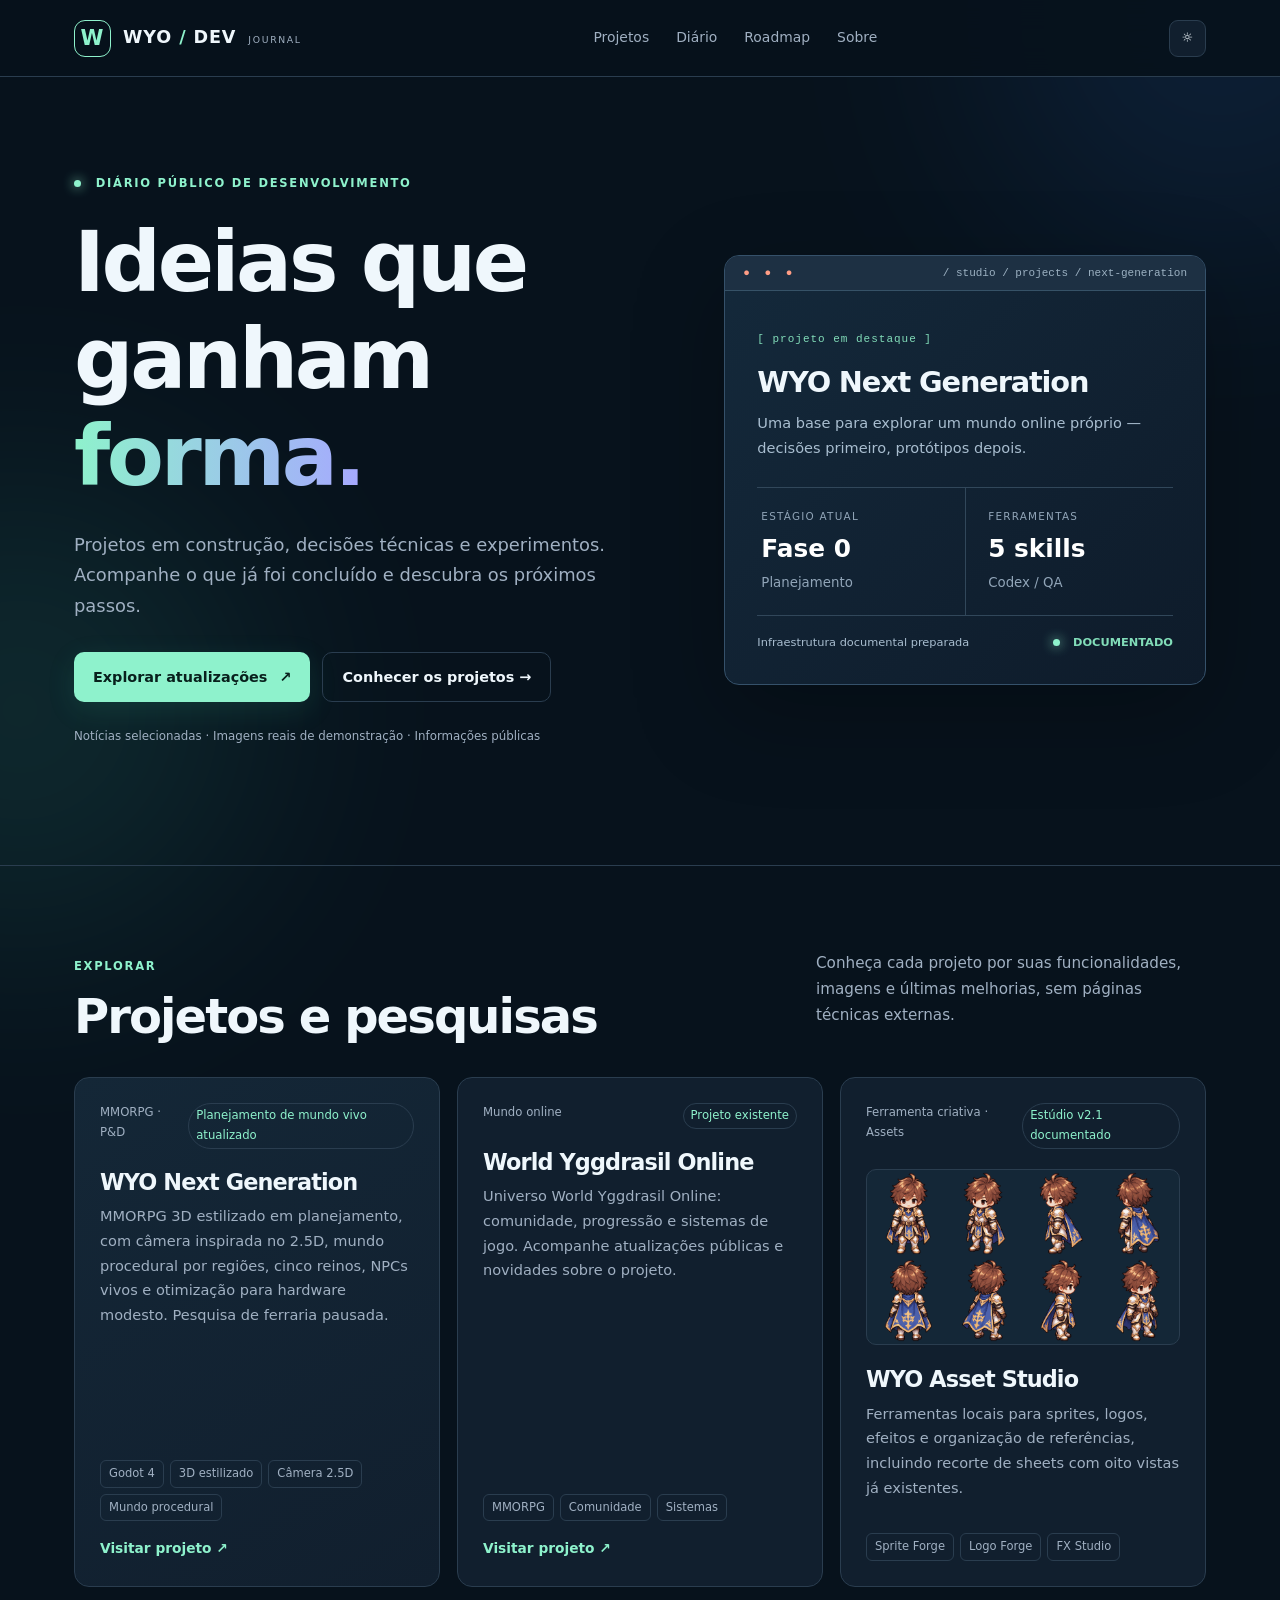
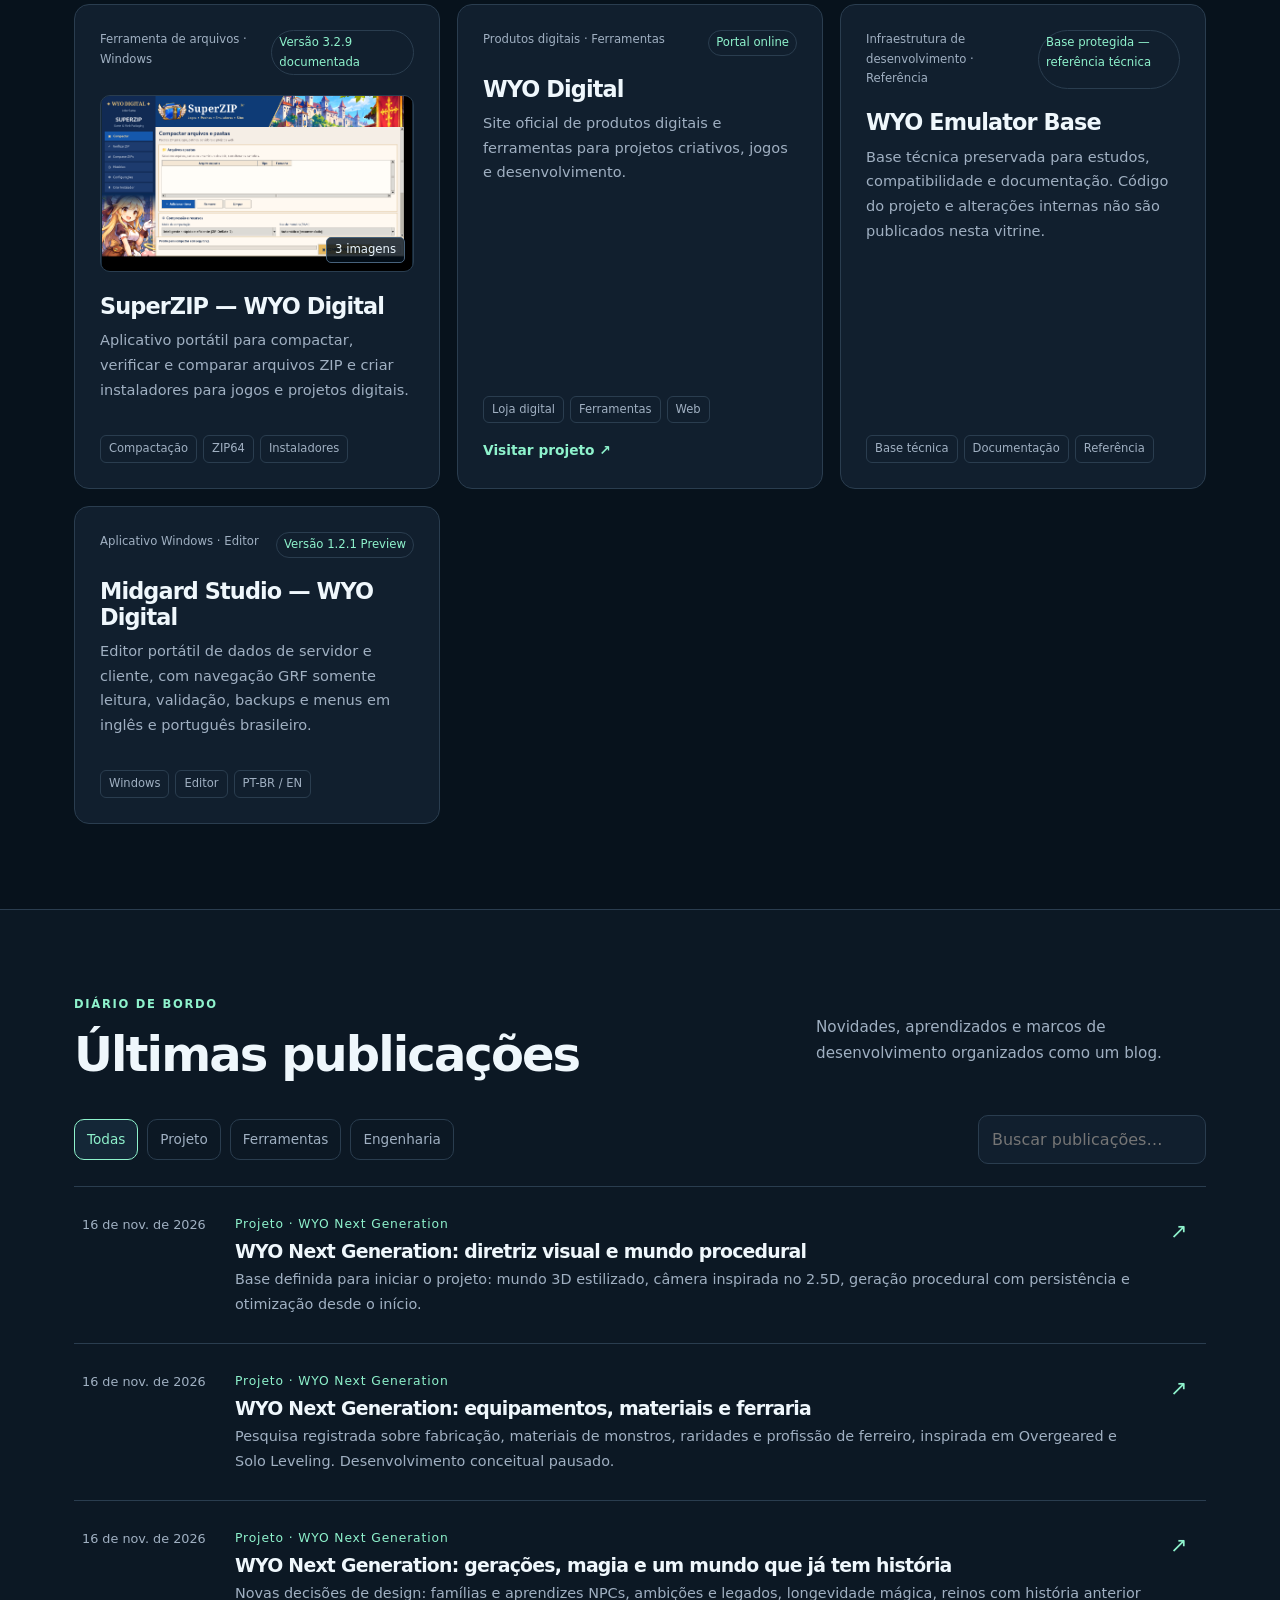
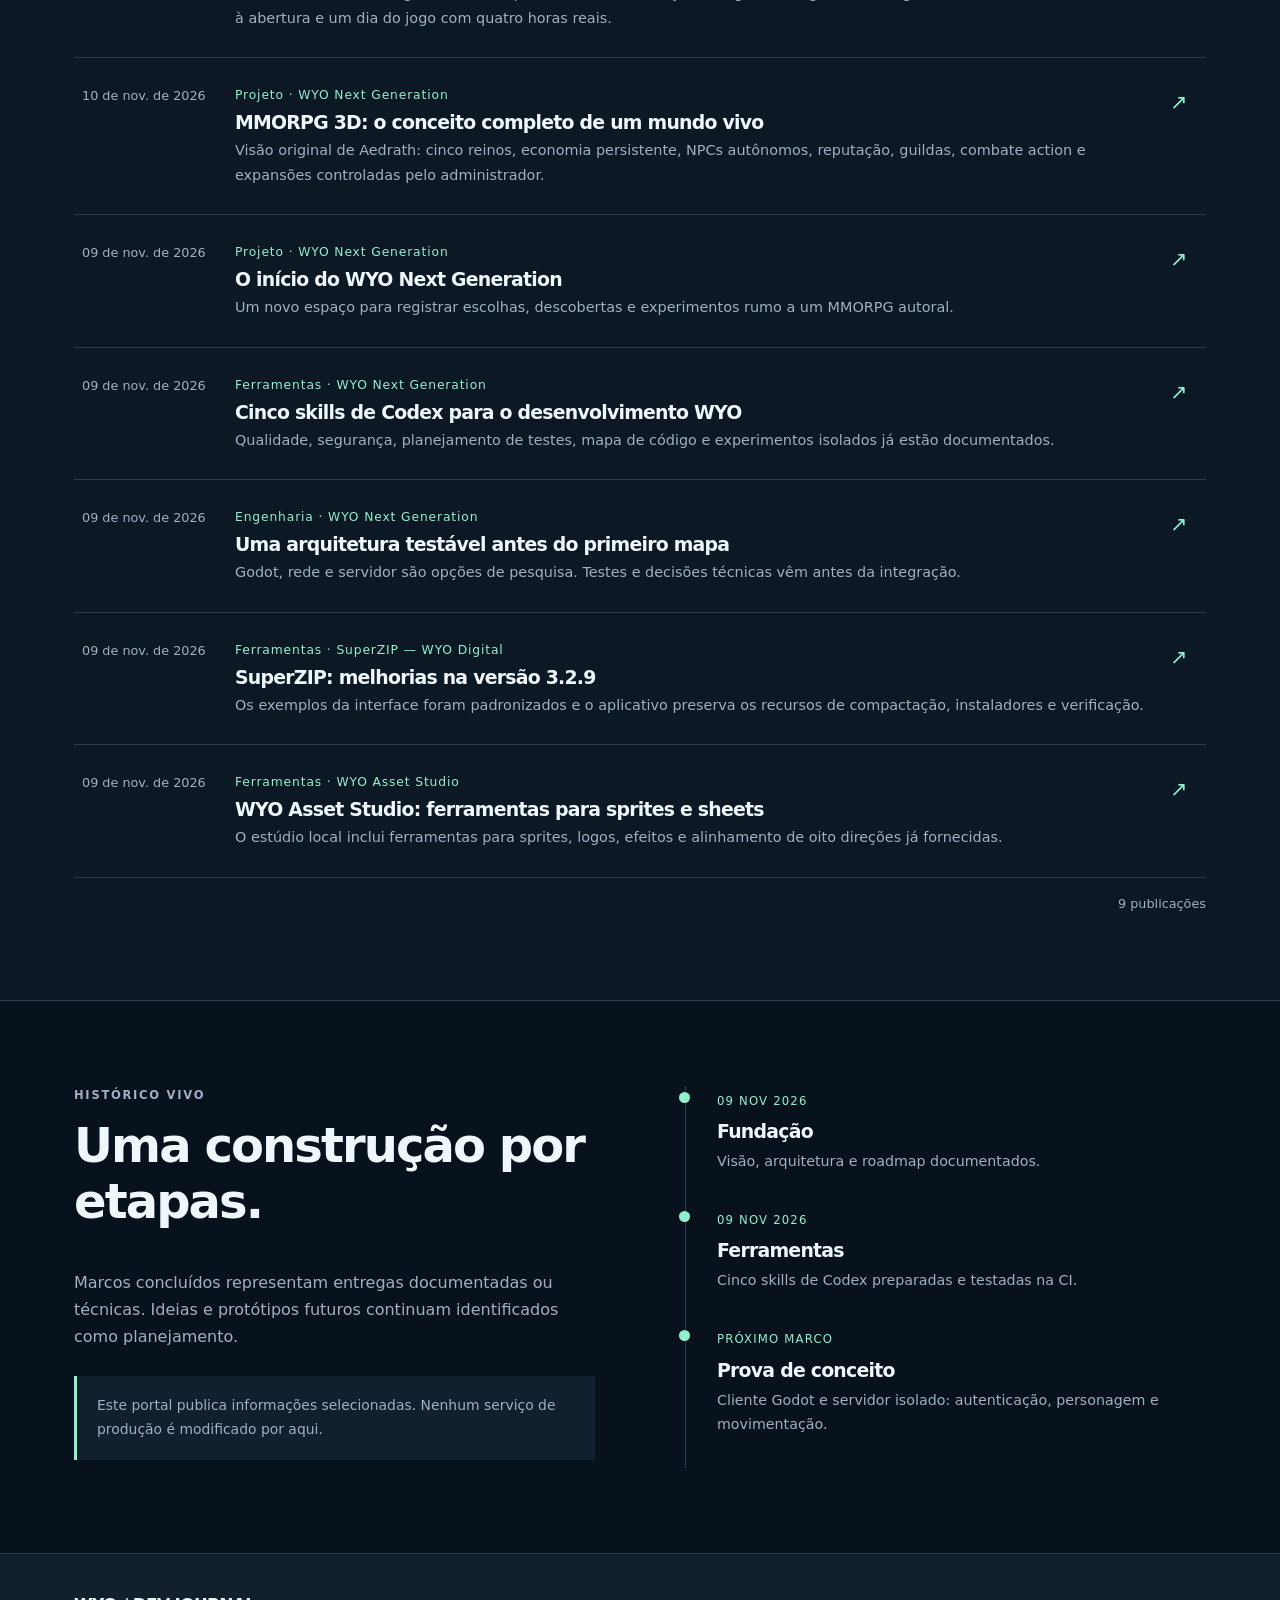
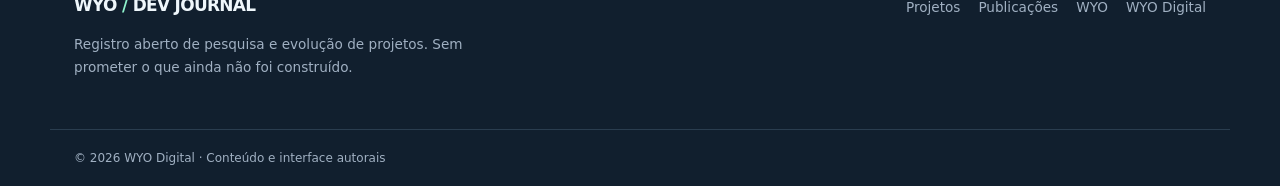
<file: index.html>
<!doctype html><html lang="pt-BR" data-theme="dark"><head><meta charset="utf-8"><meta name="viewport" content="width=device-width,initial-scale=1"><meta name="theme-color" content="#081420"><meta name="description" content="Projetos, pesquisas e diário de desenvolvimento WYO. Novidades e progresso real de iniciativas próprias."><title>WYO Dev Journal — Projetos e atualizações</title><link rel="canonical" href="https://dev.wyoplay.com/"><link rel="icon" href="/assets/favicon.svg" type="image/svg+xml"><link rel="stylesheet" href="/assets/style.css"><script src="/assets/app.js" defer></script></head><body>
<div class="ambient a"></div><div class="ambient b"></div>
<header class="topbar"><div class="shell topbar-inner"><a class="brand" href="/" aria-label="WYO Dev Journal"><span class="mark">W</span><span>WYO <i>/</i> DEV <small>JOURNAL</small></span></a><nav class="nav" id="nav"><a href="#projetos">Projetos</a><a href="#diario">Diário</a><a href="#roadmap">Roadmap</a><a href="#sobre">Sobre</a></nav><div class="head-actions"><button class="symbol" id="theme" title="Alternar tema" aria-label="Alternar tema">☼</button><button class="symbol mobile" id="menu" aria-label="Abrir menu" aria-expanded="false">☰</button></div></div></header>
<main><section class="shell hero"><div><p class="eyebrow"><span class="small-dot"></span> Diário público de desenvolvimento</p><h1>Ideias que ganham <em>forma.</em></h1><p class="lead">Projetos em construção, decisões técnicas e experimentos. Acompanhe o que já foi concluído e descubra os próximos passos.</p><div class="buttons"><a class="btn primary" href="#diario">Explorar atualizações <span>↗</span></a><a class="btn ghost" href="#projetos">Conhecer os projetos →</a></div><p class="muted caption">Notícias selecionadas · Imagens reais de demonstração · Informações públicas</p></div><div class="terminal"><div class="terminal-title"><span class="dots">● ● ●</span> / studio / projects / next-generation</div><div class="terminal-body"><span class="terminal-over">[ projeto em destaque ]</span><h2>WYO Next Generation</h2><p>Uma base para explorar um mundo online próprio — decisões primeiro, protótipos depois.</p><div class="mini-grid"><div><span>ESTÁGIO ATUAL</span><strong>Fase 0</strong><small>Planejamento</small></div><div><span>FERRAMENTAS</span><strong>5 skills</strong><small>Codex / QA</small></div></div><div class="terminal-status"><span>Infraestrutura documental preparada</span><b><span class="small-dot"></span> DOCUMENTADO</b></div></div></div></section>
<section class="section" id="projetos"><div class="shell"><div class="section-heading"><div><p class="eyebrow">Explorar</p><h2>Projetos e pesquisas</h2></div><p>Conheça cada projeto por suas funcionalidades, imagens e últimas melhorias, sem páginas técnicas externas.</p></div><div class="project-grid" id="projects"></div></div></section>
<section class="section diary" id="diario"><div class="shell"><div class="section-heading"><div><p class="eyebrow">Diário de bordo</p><h2>Últimas publicações</h2></div><p>Novidades, aprendizados e marcos de desenvolvimento organizados como um blog.</p></div><div class="toolbar"><div class="filters" id="filters"><button class="active" data-category="Todas">Todas</button><button data-category="Projeto">Projeto</button><button data-category="Ferramentas">Ferramentas</button><button data-category="Engenharia">Engenharia</button></div><label><span class="sr-only">Pesquisar artigos</span><input type="search" id="search" placeholder="Buscar publicações…" aria-label="Buscar publicações"></label></div><div id="posts" class="post-list" aria-live="polite"></div><div class="counter" id="count"></div></div></section>
<section class="section" id="roadmap"><div class="shell roadmap"><div><p class="eyebrow">Histórico vivo</p><h2>Uma construção por etapas.</h2><p>Marcos concluídos representam entregas documentadas ou técnicas. Ideias e protótipos futuros continuam identificados como planejamento.</p><div class="note">Este portal publica informações selecionadas. Nenhum serviço de produção é modificado por aqui.</div></div><div class="steps"><div><time>09 NOV 2026</time><h3>Fundação</h3><p>Visão, arquitetura e roadmap documentados.</p></div><div><time>09 NOV 2026</time><h3>Ferramentas</h3><p>Cinco skills de Codex preparadas e testadas na CI.</p></div><div><time>PRÓXIMO MARCO</time><h3>Prova de conceito</h3><p>Cliente Godot e servidor isolado: autenticação, personagem e movimentação.</p></div></div></div></section></main>
<footer id="sobre"><div class="shell footer-inner"><div><h3>WYO <i>/</i> DEV JOURNAL</h3><p>Registro aberto de pesquisa e evolução de projetos. Sem prometer o que ainda não foi construído.</p></div><div><a href="#projetos">Projetos</a><a href="#diario">Publicações</a><a href="https://www.wyoplay.com/" target="_blank" rel="noopener noreferrer">WYO</a><a href="https://digital.wyoplay.com/" target="_blank" rel="noopener noreferrer">WYO Digital</a></div></div><div class="shell footnote">© 2026 WYO Digital · Conteúdo e interface autorais</div></footer></body></html>
</file>
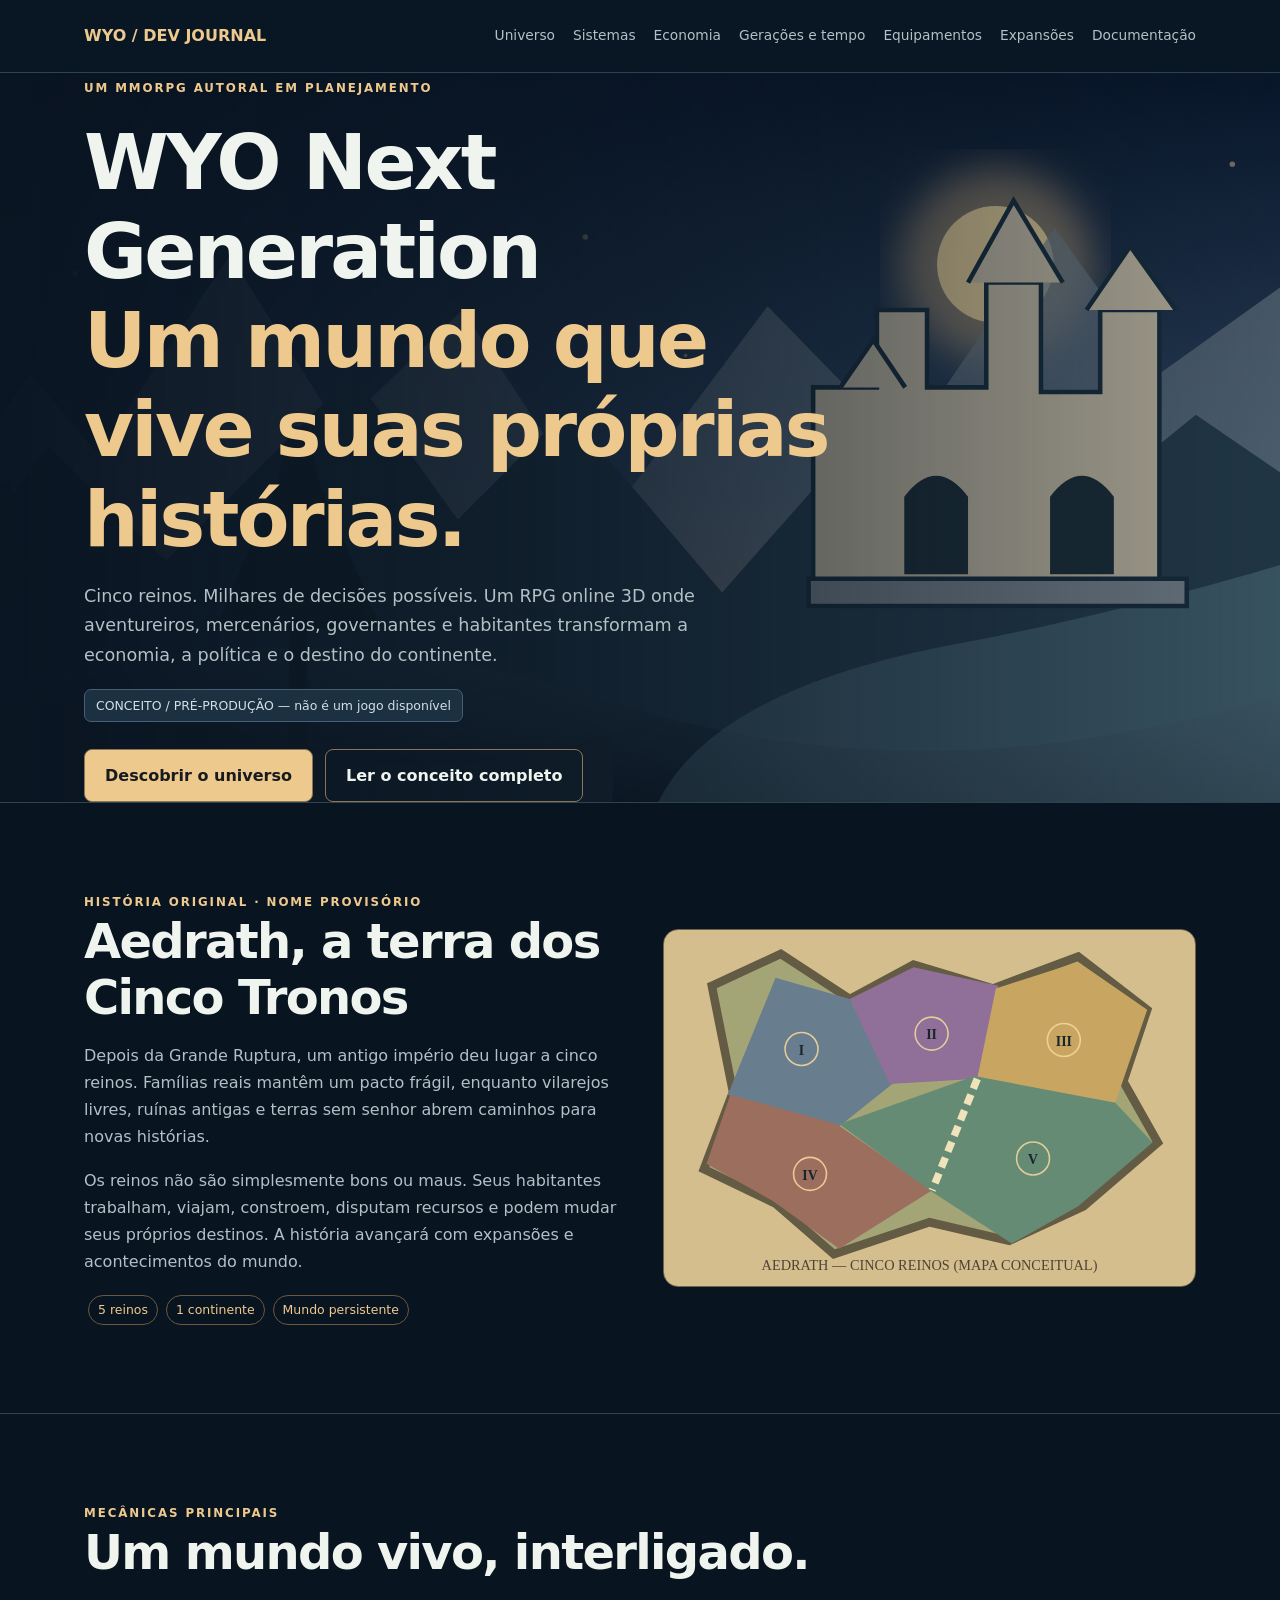
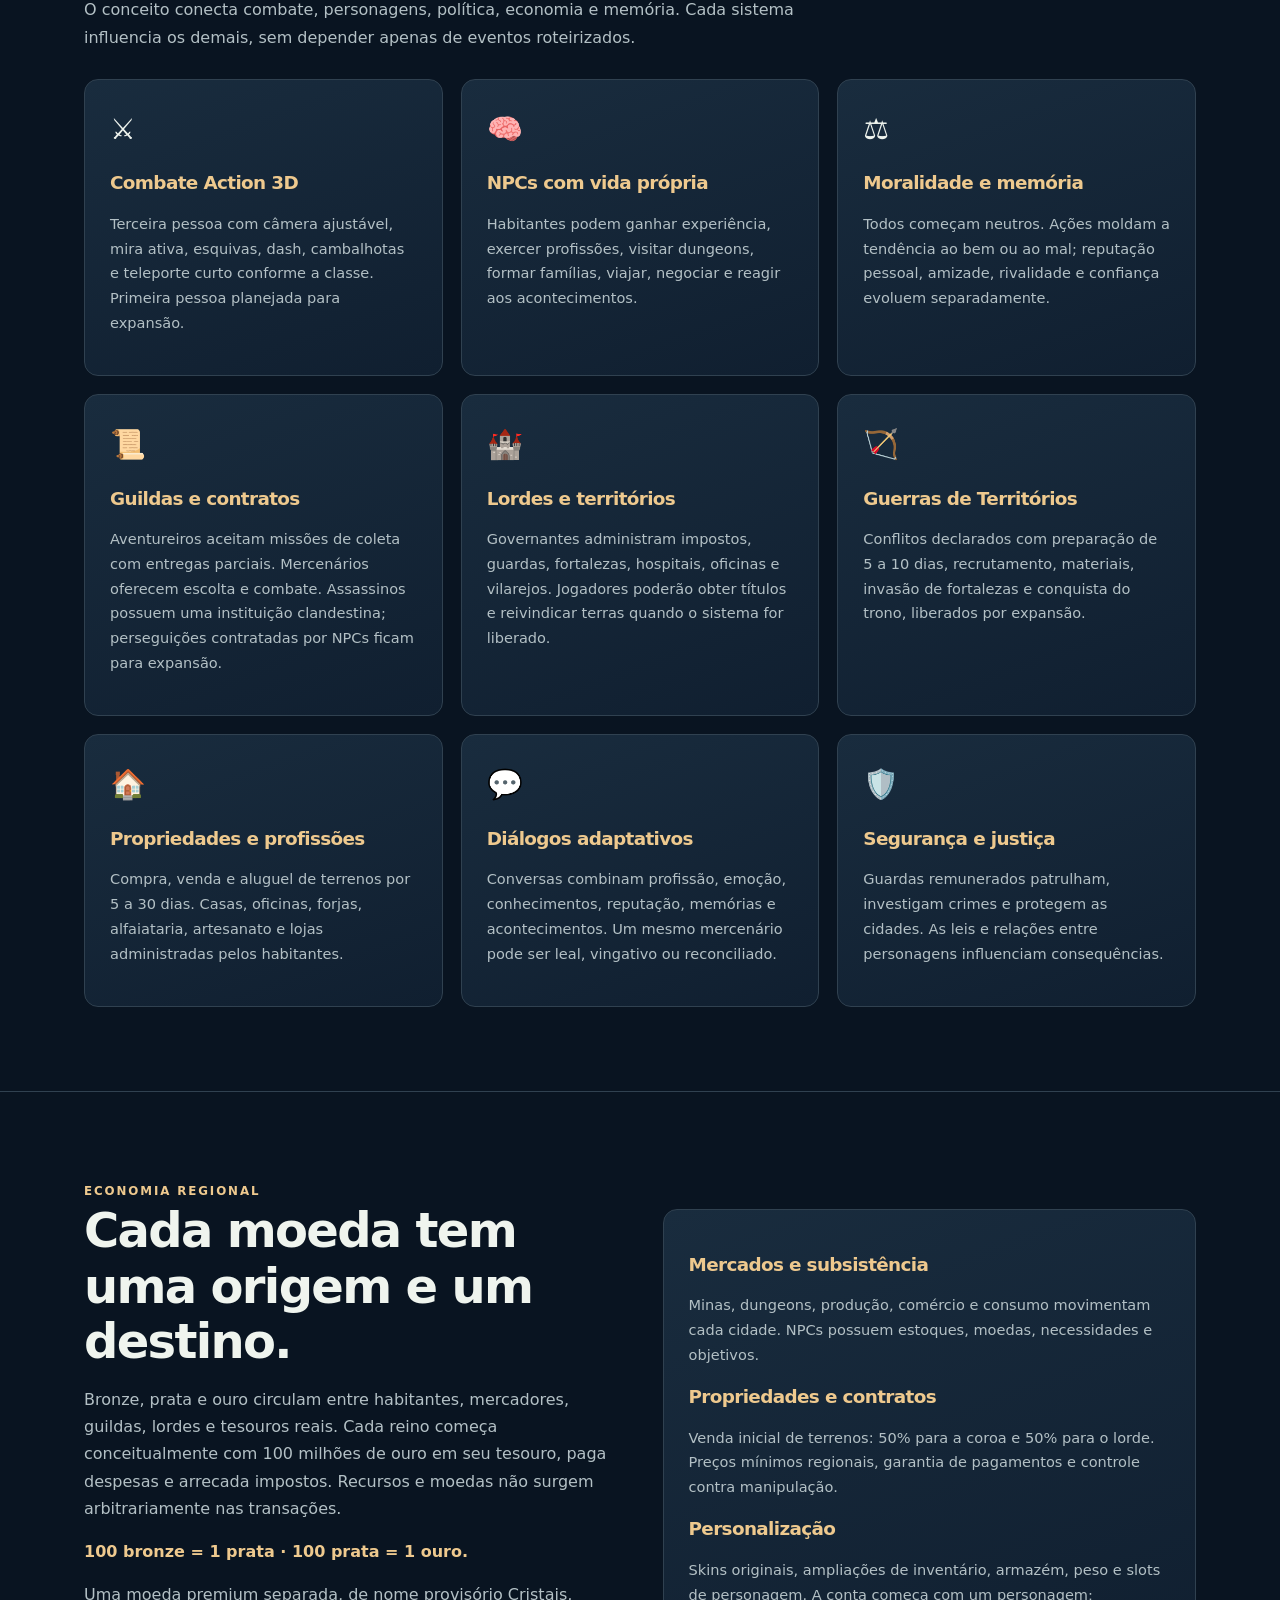
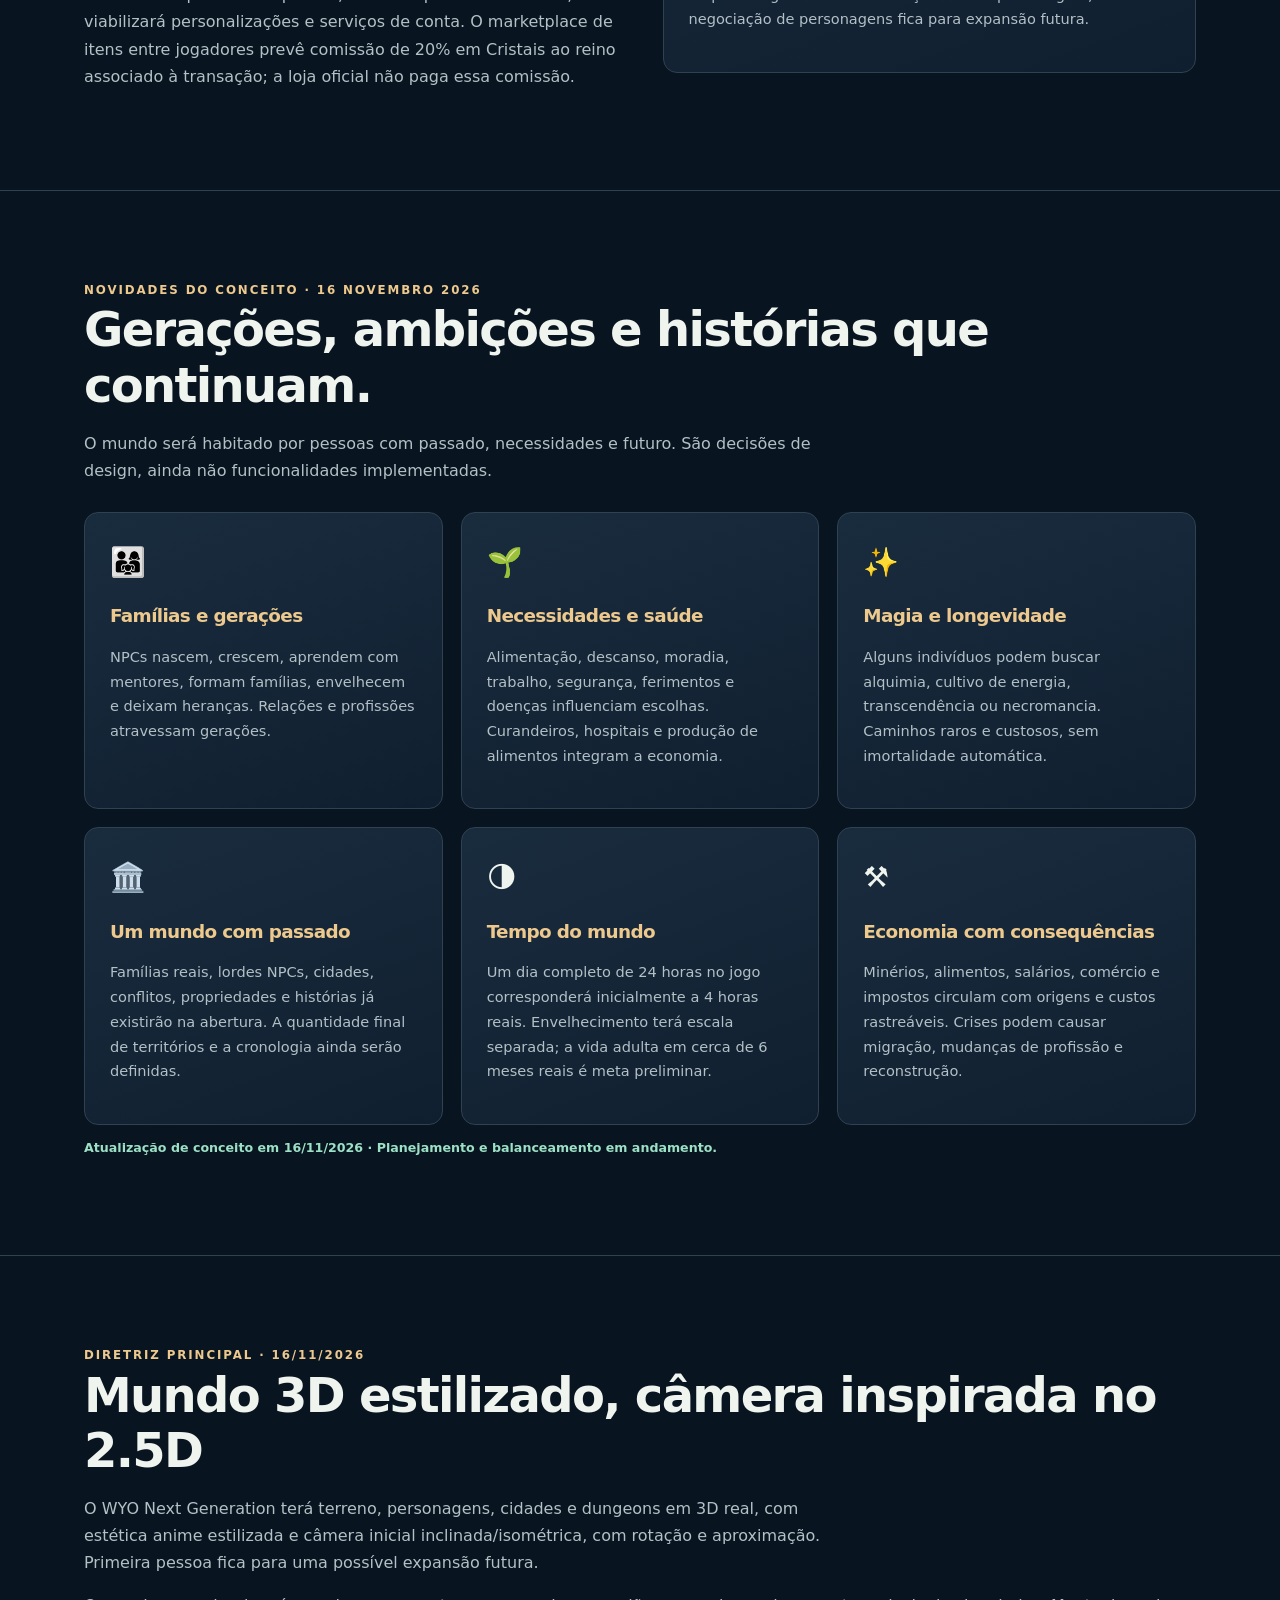
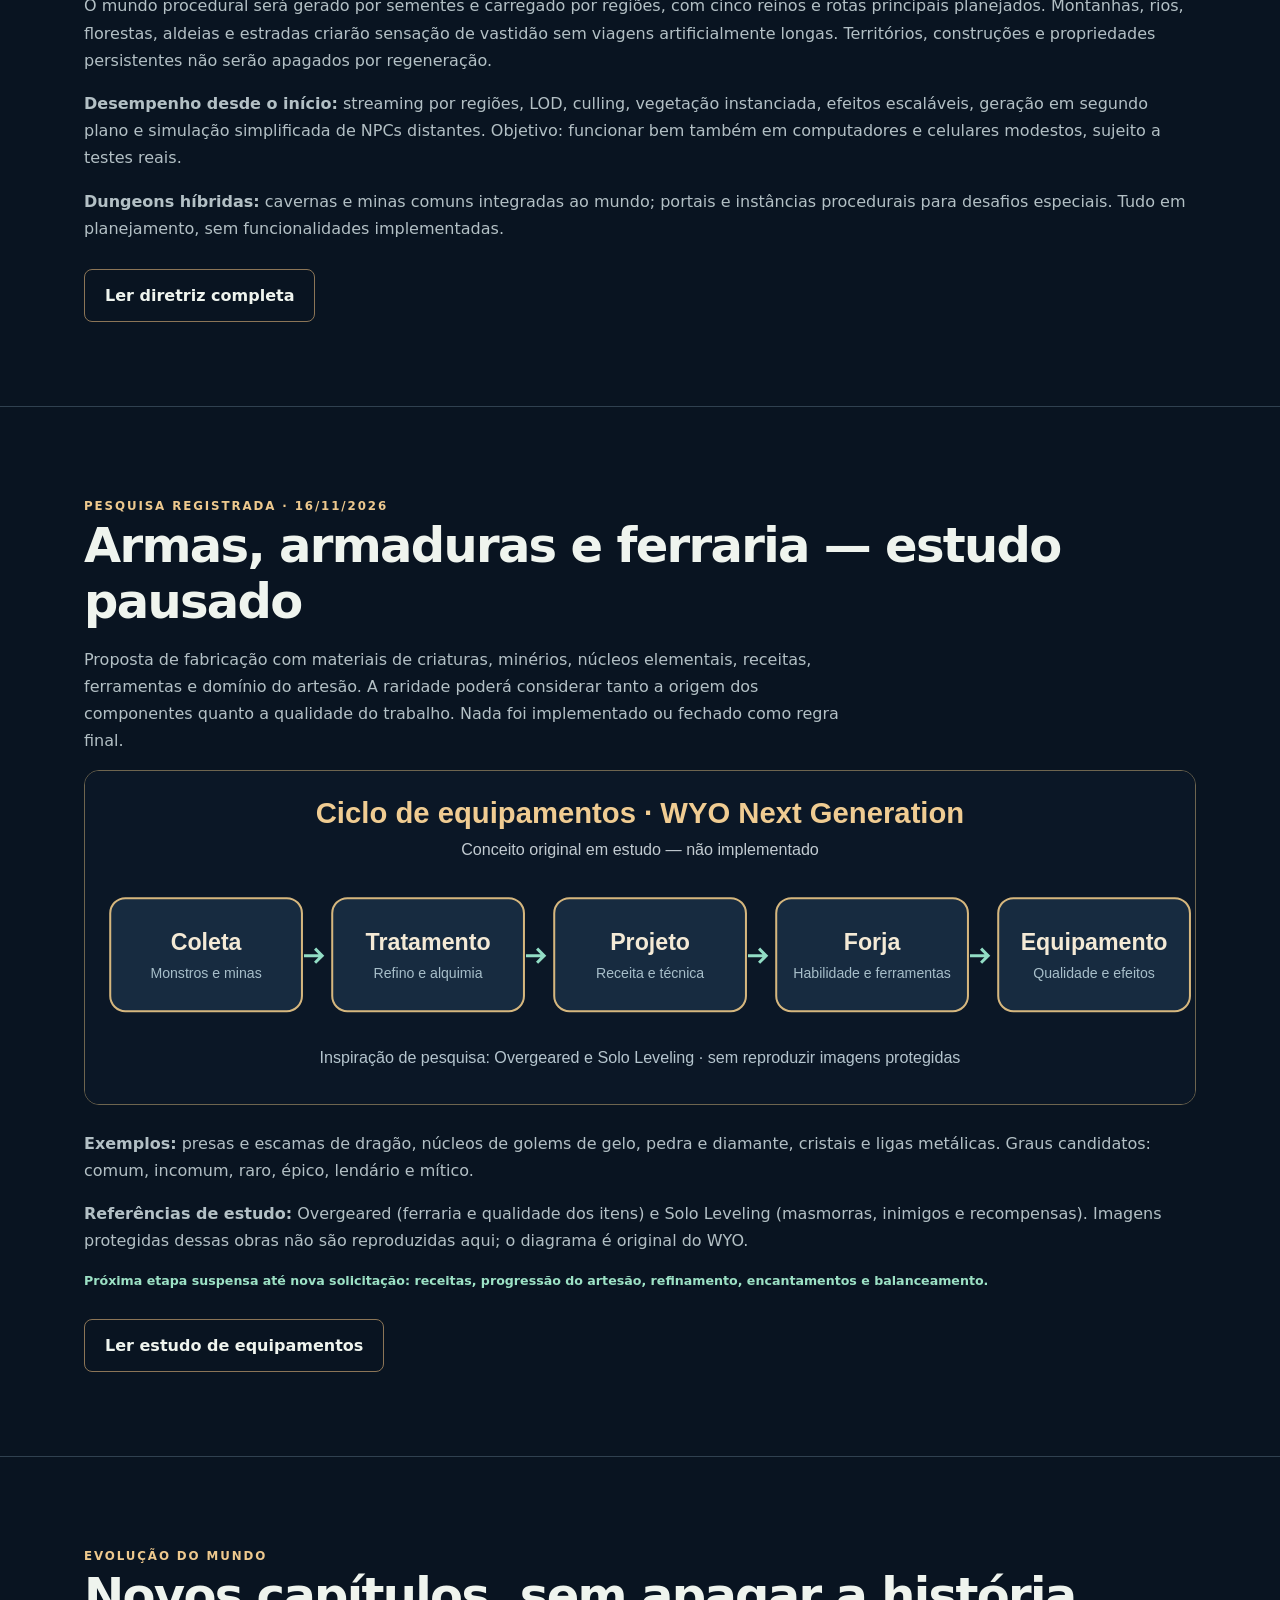
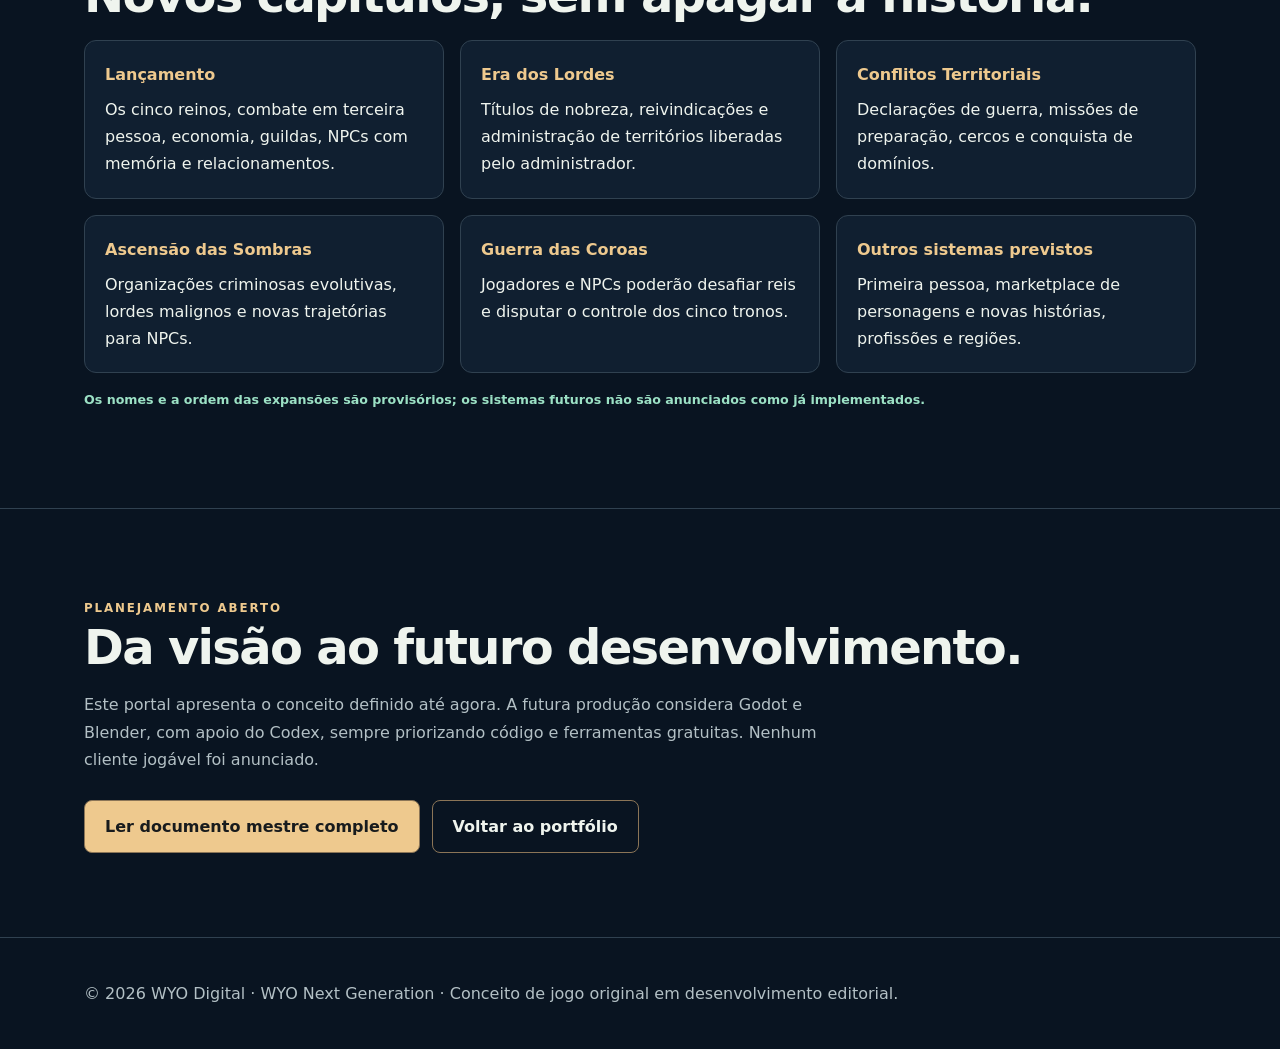
<file: assets/mmorpg/index.html>
<!doctype html><html lang="pt-BR"><head><meta charset="utf-8"><meta name="viewport" content="width=device-width,initial-scale=1"><meta name="theme-color" content="#0a1421"><meta name="description" content="WYO Next Generation: conceito original de MMORPG 3D com cinco reinos, combate action, NPCs vivos, economia e política dinâmica."><title>WYO Next Generation — Um Mundo Vivo</title><style>
:root{--bg:#091421;--panel:#101f30;--panel2:#192c3e;--text:#eff4ee;--muted:#b3c0c5;--gold:#eec98e;--line:#304150;--mint:#9ce1c5}*{box-sizing:border-box}html{scroll-behavior:smooth}body{margin:0;background:var(--bg);font:16px/1.7 system-ui,-apple-system,Segoe UI,sans-serif;color:var(--text)}a{color:inherit;text-decoration:none}.wrap{max-width:1160px;margin:auto;padding:0 24px}header{position:sticky;top:0;z-index:5;background:#0a1826ee;backdrop-filter:blur(12px);border-bottom:1px solid var(--line)}header .wrap{display:flex;justify-content:space-between;align-items:center;gap:18px;min-height:72px}nav{display:flex;flex-wrap:wrap;gap:18px}nav a{color:var(--muted);font-size:.86rem}.brand{font-weight:800;color:var(--gold)}.hero{min-height:615px;background:linear-gradient(90deg,#091421f5 2%,#091421bc 40%,#09142125),url('hero.svg') center/cover;display:flex;align-items:center;border-bottom:1px solid var(--line)}.hero .wrap{width:100%}.eyebrow{font-weight:800;letter-spacing:.16em;text-transform:uppercase;font-size:.74rem;color:var(--gold)}h1,h2,h3{line-height:1.16;letter-spacing:-.035em}h1{font-size:clamp(2.6rem,6vw,5.4rem);max-width:780px;margin:18px 0}h2{font-size:clamp(1.85rem,3.8vw,3rem);margin:0 0 16px}h3{font-size:1.15rem;color:var(--gold)}p{color:var(--muted)}.lead{font-size:1.1rem;max-width:690px}.actions{display:flex;flex-wrap:wrap;gap:12px;margin-top:27px}.btn{display:inline-block;padding:12px 20px;border-radius:8px;font-weight:750;border:1px solid #8b7557}.btn.primary{background:var(--gold);color:#181b1d}.notice{display:inline-block;background:#1b3041;border:1px solid #456073;padding:5px 11px;border-radius:7px;color:#d2e0e6;font-size:.78rem}.section{padding:84px 0;border-bottom:1px solid var(--line)}.intro{max-width:780px}.grid{display:grid;grid-template-columns:repeat(3,minmax(0,1fr));gap:18px;margin-top:28px}.card{border:1px solid var(--line);border-radius:14px;padding:25px;background:linear-gradient(160deg,var(--panel2),var(--panel));min-height:185px}.card p{font-size:.91rem}.card .ico{font-size:1.8rem}.two{display:grid;grid-template-columns:1fr 1fr;align-items:center;gap:45px}.map{width:100%;border-radius:15px;border:1px solid #6e654f}.pill{display:inline-block;color:var(--gold);border:1px solid #6b5840;border-radius:20px;font-size:.78rem;padding:3px 9px;margin:4px}.steps{list-style:none;padding:0;display:grid;grid-template-columns:repeat(3,1fr);gap:16px}.steps li{background:var(--panel);border:1px solid var(--line);border-radius:12px;padding:20px}.steps strong{display:block;color:var(--gold);margin-bottom:8px}.meta{color:var(--mint);font-size:.79rem;font-weight:700}footer{padding:42px 0;color:var(--muted)}@media(max-width:760px){header .wrap{align-items:start;flex-direction:column;padding:14px 20px}nav{gap:10px}.hero{min-height:530px;background-position:60% center}.two,.grid,.steps{grid-template-columns:1fr}.section{padding:54px 0}.wrap{padding:0 19px}}
</style></head><body><header><div class="wrap"><a class="brand" href="/">WYO / DEV JOURNAL</a><nav aria-label="Navegação"><a href="#universo">Universo</a><a href="#sistemas">Sistemas</a><a href="#economia">Economia</a><a href="#geracoes">Gerações e tempo</a><a href="#equipamentos">Equipamentos</a><a href="#expansoes">Expansões</a><a href="#documentacao">Documentação</a></nav></div></header>
<main><section class="hero"><div class="wrap"><span class="eyebrow">Um MMORPG autoral em planejamento</span><h1>WYO Next Generation<br><span style="color:var(--gold)">Um mundo que vive suas próprias histórias.</span></h1><p class="lead">Cinco reinos. Milhares de decisões possíveis. Um RPG online 3D onde aventureiros, mercenários, governantes e habitantes transformam a economia, a política e o destino do continente.</p><span class="notice">CONCEITO / PRÉ-PRODUÇÃO — não é um jogo disponível</span><div class="actions"><a class="btn primary" href="#sistemas">Descobrir o universo</a><a class="btn" href="#documentacao">Ler o conceito completo</a></div></div></section>
<section class="section" id="universo"><div class="wrap two"><div><span class="eyebrow">História original · Nome provisório</span><h2>Aedrath, a terra dos Cinco Tronos</h2><p>Depois da Grande Ruptura, um antigo império deu lugar a cinco reinos. Famílias reais mantêm um pacto frágil, enquanto vilarejos livres, ruínas antigas e terras sem senhor abrem caminhos para novas histórias.</p><p>Os reinos não são simplesmente bons ou maus. Seus habitantes trabalham, viajam, constroem, disputam recursos e podem mudar seus próprios destinos. A história avançará com expansões e acontecimentos do mundo.</p><span class="pill">5 reinos</span><span class="pill">1 continente</span><span class="pill">Mundo persistente</span></div><img class="map" src="mapa.svg" alt="Mapa conceitual ilustrativo com cinco regiões do continente de Aedrath"></div></section>
<section class="section" id="sistemas"><div class="wrap"><span class="eyebrow">Mecânicas principais</span><h2>Um mundo vivo, interligado.</h2><p class="intro">O conceito conecta combate, personagens, política, economia e memória. Cada sistema influencia os demais, sem depender apenas de eventos roteirizados.</p><div class="grid">
<article class="card"><div class="ico">⚔️</div><h3>Combate Action 3D</h3><p>Terceira pessoa com câmera ajustável, mira ativa, esquivas, dash, cambalhotas e teleporte curto conforme a classe. Primeira pessoa planejada para expansão.</p></article>
<article class="card"><div class="ico">🧠</div><h3>NPCs com vida própria</h3><p>Habitantes podem ganhar experiência, exercer profissões, visitar dungeons, formar famílias, viajar, negociar e reagir aos acontecimentos.</p></article>
<article class="card"><div class="ico">⚖️</div><h3>Moralidade e memória</h3><p>Todos começam neutros. Ações moldam a tendência ao bem ou ao mal; reputação pessoal, amizade, rivalidade e confiança evoluem separadamente.</p></article>
<article class="card"><div class="ico">📜</div><h3>Guildas e contratos</h3><p>Aventureiros aceitam missões de coleta com entregas parciais. Mercenários oferecem escolta e combate. Assassinos possuem uma instituição clandestina; perseguições contratadas por NPCs ficam para expansão.</p></article>
<article class="card"><div class="ico">🏰</div><h3>Lordes e territórios</h3><p>Governantes administram impostos, guardas, fortalezas, hospitais, oficinas e vilarejos. Jogadores poderão obter títulos e reivindicar terras quando o sistema for liberado.</p></article>
<article class="card"><div class="ico">🏹</div><h3>Guerras de Territórios</h3><p>Conflitos declarados com preparação de 5 a 10 dias, recrutamento, materiais, invasão de fortalezas e conquista do trono, liberados por expansão.</p></article>
<article class="card"><div class="ico">🏠</div><h3>Propriedades e profissões</h3><p>Compra, venda e aluguel de terrenos por 5 a 30 dias. Casas, oficinas, forjas, alfaiataria, artesanato e lojas administradas pelos habitantes.</p></article>
<article class="card"><div class="ico">💬</div><h3>Diálogos adaptativos</h3><p>Conversas combinam profissão, emoção, conhecimentos, reputação, memórias e acontecimentos. Um mesmo mercenário pode ser leal, vingativo ou reconciliado.</p></article>
<article class="card"><div class="ico">🛡️</div><h3>Segurança e justiça</h3><p>Guardas remunerados patrulham, investigam crimes e protegem as cidades. As leis e relações entre personagens influenciam consequências.</p></article>
</div></div></section>
<section class="section" id="economia"><div class="wrap two"><div><span class="eyebrow">Economia regional</span><h2>Cada moeda tem uma origem e um destino.</h2><p>Bronze, prata e ouro circulam entre habitantes, mercadores, guildas, lordes e tesouros reais. Cada reino começa conceitualmente com 100 milhões de ouro em seu tesouro, paga despesas e arrecada impostos. Recursos e moedas não surgem arbitrariamente nas transações.</p><p><strong style="color:var(--gold)">100 bronze = 1 prata · 100 prata = 1 ouro.</strong></p><p>Uma moeda premium separada, de nome provisório Cristais, viabilizará personalizações e serviços de conta. O marketplace de itens entre jogadores prevê comissão de 20% em Cristais ao reino associado à transação; a loja oficial não paga essa comissão.</p></div><div class="card"><h3>Mercados e subsistência</h3><p>Minas, dungeons, produção, comércio e consumo movimentam cada cidade. NPCs possuem estoques, moedas, necessidades e objetivos.</p><h3>Propriedades e contratos</h3><p>Venda inicial de terrenos: 50% para a coroa e 50% para o lorde. Preços mínimos regionais, garantia de pagamentos e controle contra manipulação.</p><h3>Personalização</h3><p>Skins originais, ampliações de inventário, armazém, peso e slots de personagem. A conta começa com um personagem; negociação de personagens fica para expansão futura.</p></div></div></section>
<section class="section" id="geracoes"><div class="wrap"><span class="eyebrow">Novidades do conceito · 16 novembro 2026</span><h2>Gerações, ambições e histórias que continuam.</h2><p class="intro">O mundo será habitado por pessoas com passado, necessidades e futuro. São decisões de design, ainda não funcionalidades implementadas.</p><div class="grid"><article class="card"><div class="ico">👨‍👩‍👧</div><h3>Famílias e gerações</h3><p>NPCs nascem, crescem, aprendem com mentores, formam famílias, envelhecem e deixam heranças. Relações e profissões atravessam gerações.</p></article><article class="card"><div class="ico">🌱</div><h3>Necessidades e saúde</h3><p>Alimentação, descanso, moradia, trabalho, segurança, ferimentos e doenças influenciam escolhas. Curandeiros, hospitais e produção de alimentos integram a economia.</p></article><article class="card"><div class="ico">✨</div><h3>Magia e longevidade</h3><p>Alguns indivíduos podem buscar alquimia, cultivo de energia, transcendência ou necromancia. Caminhos raros e custosos, sem imortalidade automática.</p></article><article class="card"><div class="ico">🏛️</div><h3>Um mundo com passado</h3><p>Famílias reais, lordes NPCs, cidades, conflitos, propriedades e histórias já existirão na abertura. A quantidade final de territórios e a cronologia ainda serão definidas.</p></article><article class="card"><div class="ico">🌗</div><h3>Tempo do mundo</h3><p>Um dia completo de 24 horas no jogo corresponderá inicialmente a 4 horas reais. Envelhecimento terá escala separada; a vida adulta em cerca de 6 meses reais é meta preliminar.</p></article><article class="card"><div class="ico">⚒️</div><h3>Economia com consequências</h3><p>Minérios, alimentos, salários, comércio e impostos circulam com origens e custos rastreáveis. Crises podem causar migração, mudanças de profissão e reconstrução.</p></article></div><p class="meta">Atualização de conceito em 16/11/2026 · Planejamento e balanceamento em andamento.</p></div></section><section class="section" id="diretriz-visual"><div class="wrap"><span class="eyebrow">Diretriz principal · 16/11/2026</span><h2>Mundo 3D estilizado, câmera inspirada no 2.5D</h2><p class="intro">O WYO Next Generation terá terreno, personagens, cidades e dungeons em 3D real, com estética anime estilizada e câmera inicial inclinada/isométrica, com rotação e aproximação. Primeira pessoa fica para uma possível expansão futura.</p><p>O mundo procedural será gerado por sementes e carregado por regiões, com cinco reinos e rotas principais planejados. Montanhas, rios, florestas, aldeias e estradas criarão sensação de vastidão sem viagens artificialmente longas. Territórios, construções e propriedades persistentes não serão apagados por regeneração.</p><p><strong>Desempenho desde o início:</strong> streaming por regiões, LOD, culling, vegetação instanciada, efeitos escaláveis, geração em segundo plano e simulação simplificada de NPCs distantes. Objetivo: funcionar bem também em computadores e celulares modestos, sujeito a testes reais.</p><p><strong>Dungeons híbridas:</strong> cavernas e minas comuns integradas ao mundo; portais e instâncias procedurais para desafios especiais. Tudo em planejamento, sem funcionalidades implementadas.</p><div class="actions"><a class="btn" href="./conceito.html#cap-21">Ler diretriz completa</a></div></div></section><section class="section" id="equipamentos"><div class="wrap"><span class="eyebrow">Pesquisa registrada · 16/11/2026</span><h2>Armas, armaduras e ferraria — estudo pausado</h2><p class="intro">Proposta de fabricação com materiais de criaturas, minérios, núcleos elementais, receitas, ferramentas e domínio do artesão. A raridade poderá considerar tanto a origem dos componentes quanto a qualidade do trabalho. Nada foi implementado ou fechado como regra final.</p><img class="map" src="./ciclo_equipamentos.svg" alt="Diagrama original do ciclo de fabricação: coleta, tratamento, projeto, forja e equipamento"><p><strong>Exemplos:</strong> presas e escamas de dragão, núcleos de golems de gelo, pedra e diamante, cristais e ligas metálicas. Graus candidatos: comum, incomum, raro, épico, lendário e mítico.</p><p><strong>Referências de estudo:</strong> Overgeared (ferraria e qualidade dos itens) e Solo Leveling (masmorras, inimigos e recompensas). Imagens protegidas dessas obras não são reproduzidas aqui; o diagrama é original do WYO.</p><p class="meta">Próxima etapa suspensa até nova solicitação: receitas, progressão do artesão, refinamento, encantamentos e balanceamento.</p><div class="actions"><a class="btn" href="./conceito.html#cap-20">Ler estudo de equipamentos</a></div></div></section><section class="section" id="expansoes"><div class="wrap"><span class="eyebrow">Evolução do mundo</span><h2>Novos capítulos, sem apagar a história.</h2><ol class="steps"><li><strong>Lançamento</strong>Os cinco reinos, combate em terceira pessoa, economia, guildas, NPCs com memória e relacionamentos.</li><li><strong>Era dos Lordes</strong>Títulos de nobreza, reivindicações e administração de territórios liberadas pelo administrador.</li><li><strong>Conflitos Territoriais</strong>Declarações de guerra, missões de preparação, cercos e conquista de domínios.</li><li><strong>Ascensão das Sombras</strong>Organizações criminosas evolutivas, lordes malignos e novas trajetórias para NPCs.</li><li><strong>Guerra das Coroas</strong>Jogadores e NPCs poderão desafiar reis e disputar o controle dos cinco tronos.</li><li><strong>Outros sistemas previstos</strong>Primeira pessoa, marketplace de personagens e novas histórias, profissões e regiões.</li></ol><p class="meta">Os nomes e a ordem das expansões são provisórios; os sistemas futuros não são anunciados como já implementados.</p></div></section>
<section class="section" id="documentacao"><div class="wrap"><span class="eyebrow">Planejamento aberto</span><h2>Da visão ao futuro desenvolvimento.</h2><p class="intro">Este portal apresenta o conceito definido até agora. A futura produção considera Godot e Blender, com apoio do Codex, sempre priorizando código e ferramentas gratuitas. Nenhum cliente jogável foi anunciado.</p><div class="actions"><a class="btn primary" href="./conceito.html">Ler documento mestre completo</a><a class="btn" href="/">Voltar ao portfólio</a></div></div></section></main><footer><div class="wrap">© 2026 WYO Digital · WYO Next Generation · Conceito de jogo original em desenvolvimento editorial.</div></footer></body></html>
</file>
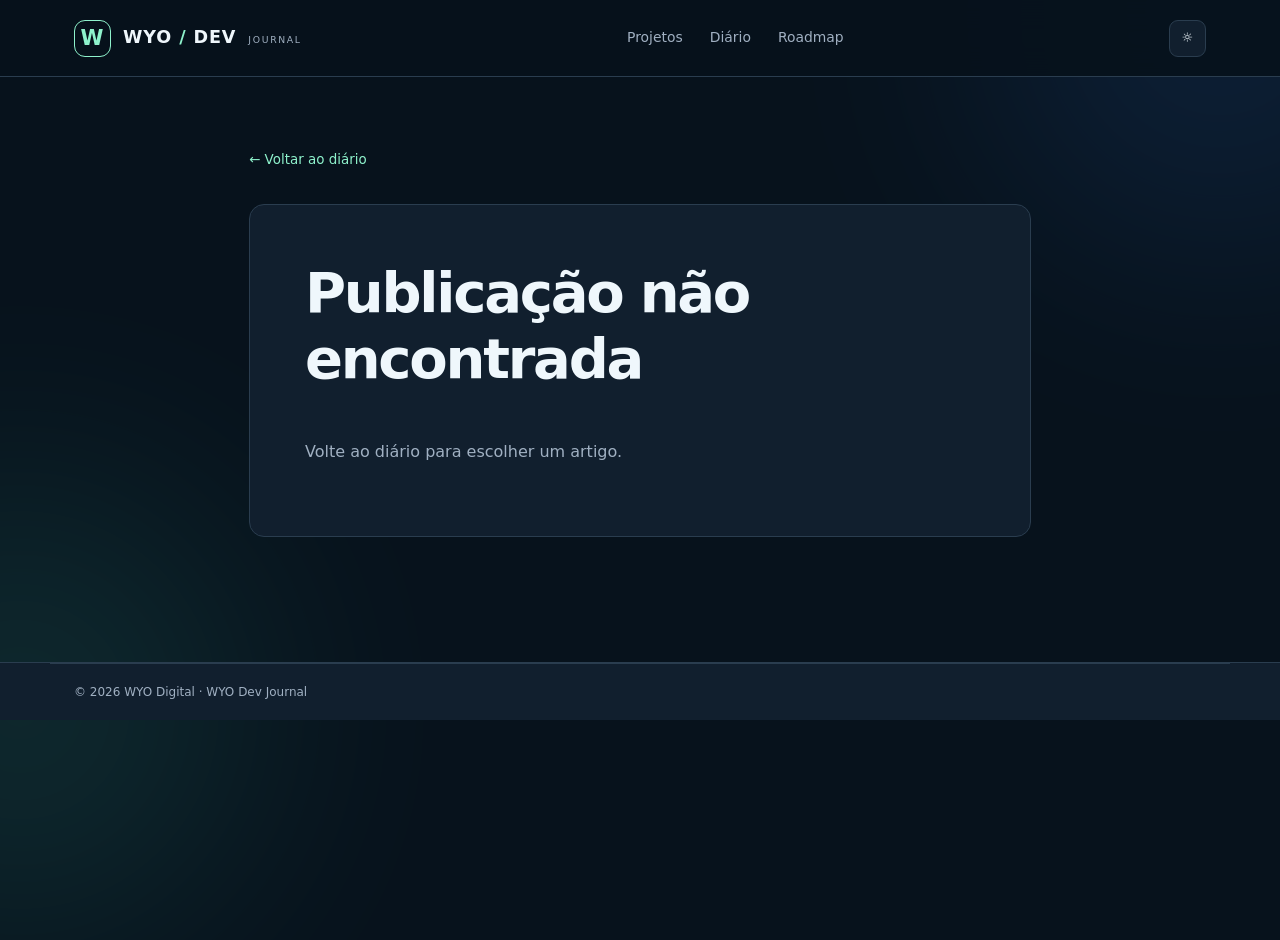
<file: post.html>
<!doctype html><html lang="pt-BR" data-theme="dark"><head><meta charset="utf-8"><meta name="viewport" content="width=device-width,initial-scale=1"><meta name="description" content="Notícias públicas e demonstrações dos projetos WYO Digital"><title>Publicação — WYO Dev Journal</title><link rel="icon" href="/assets/favicon.svg" type="image/svg+xml"><link rel="stylesheet" href="/assets/style.css"><script src="/assets/app.js" defer></script></head><body><div class="ambient a"></div><div class="ambient b"></div><header class="topbar"><div class="shell topbar-inner"><a class="brand" href="/"><span class="mark">W</span><span>WYO <i>/</i> DEV <small>JOURNAL</small></span></a><nav class="nav"><a href="/#projetos">Projetos</a><a href="/#diario">Diário</a><a href="/#roadmap">Roadmap</a></nav><div class="head-actions"><button class="symbol" id="theme" aria-label="Alternar tema">☼</button></div></div></header><main class="shell article-wrap"><a class="back" href="/#diario">← Voltar ao diário</a><article id="article"><p class="eyebrow">Carregando publicação…</p></article></main><footer><div class="shell footnote">© 2026 WYO Digital · <a href="/">WYO Dev Journal</a></div></footer></body></html>
</file>
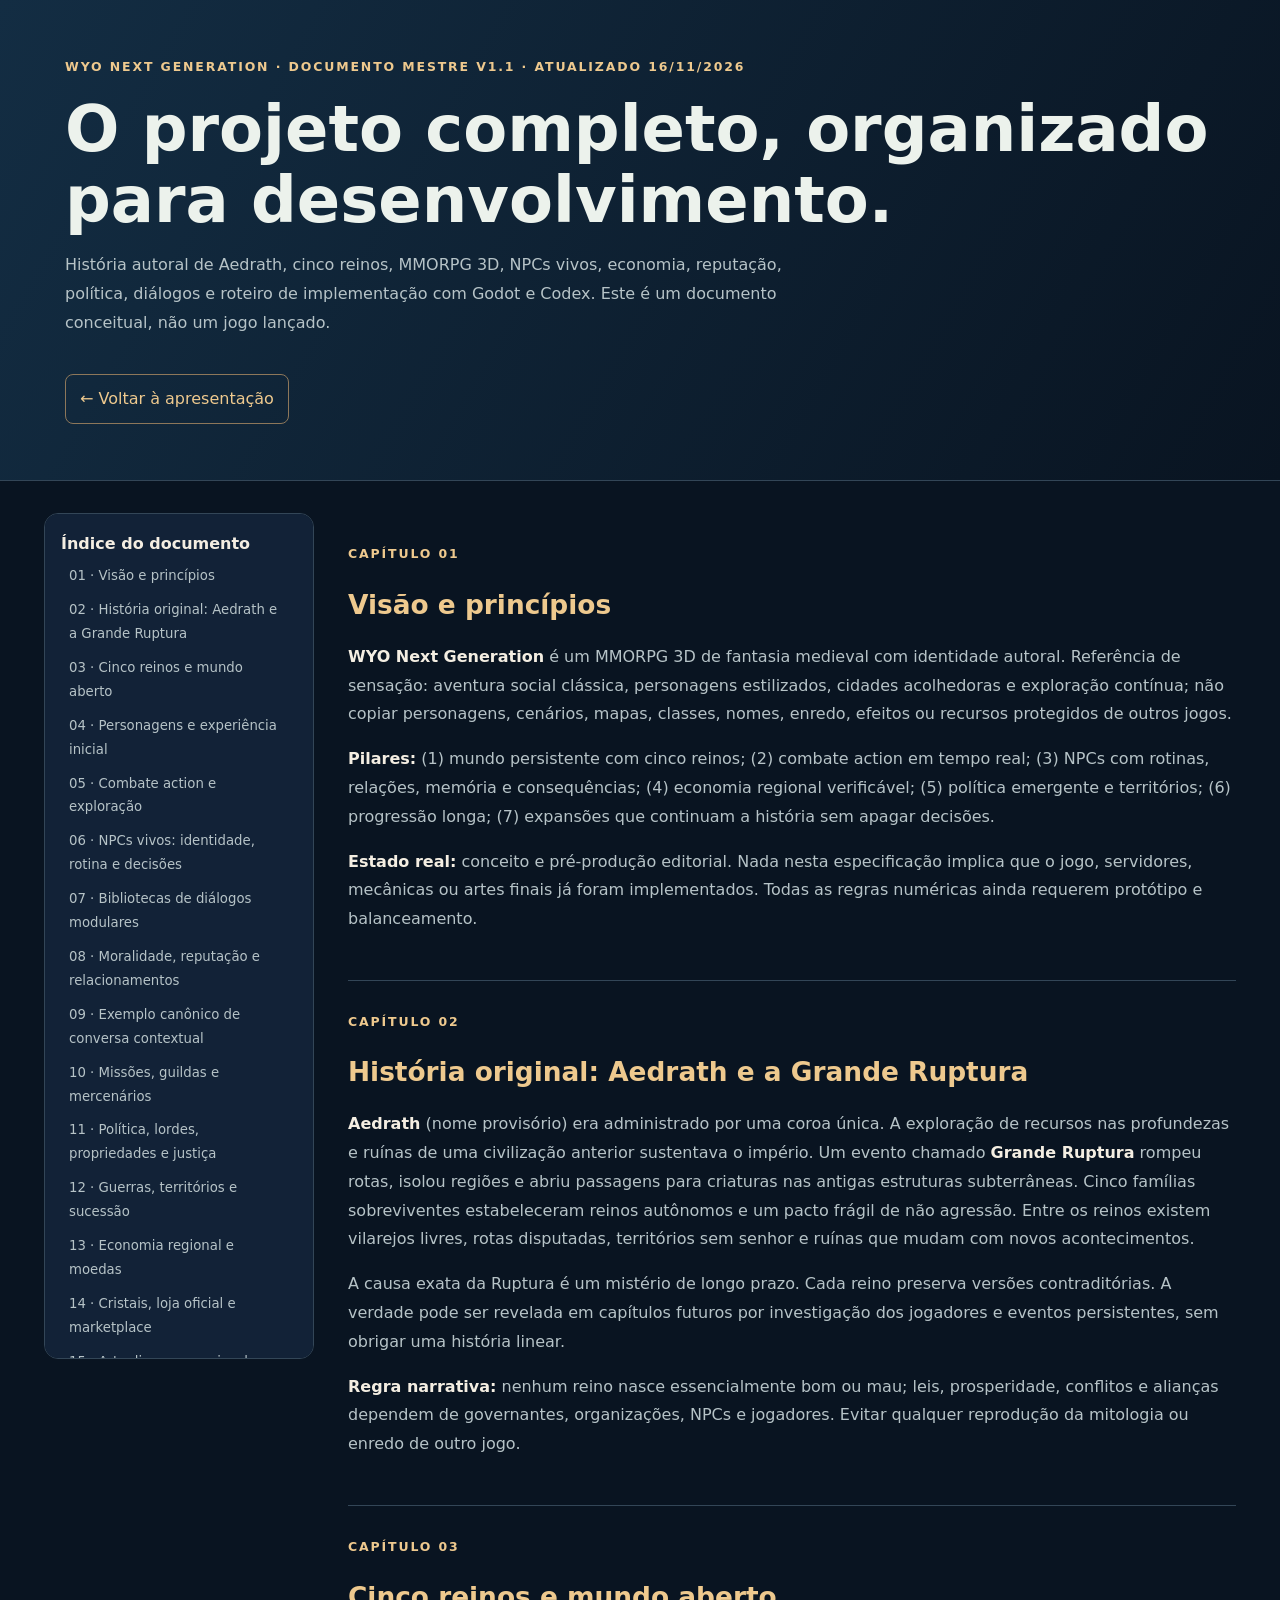
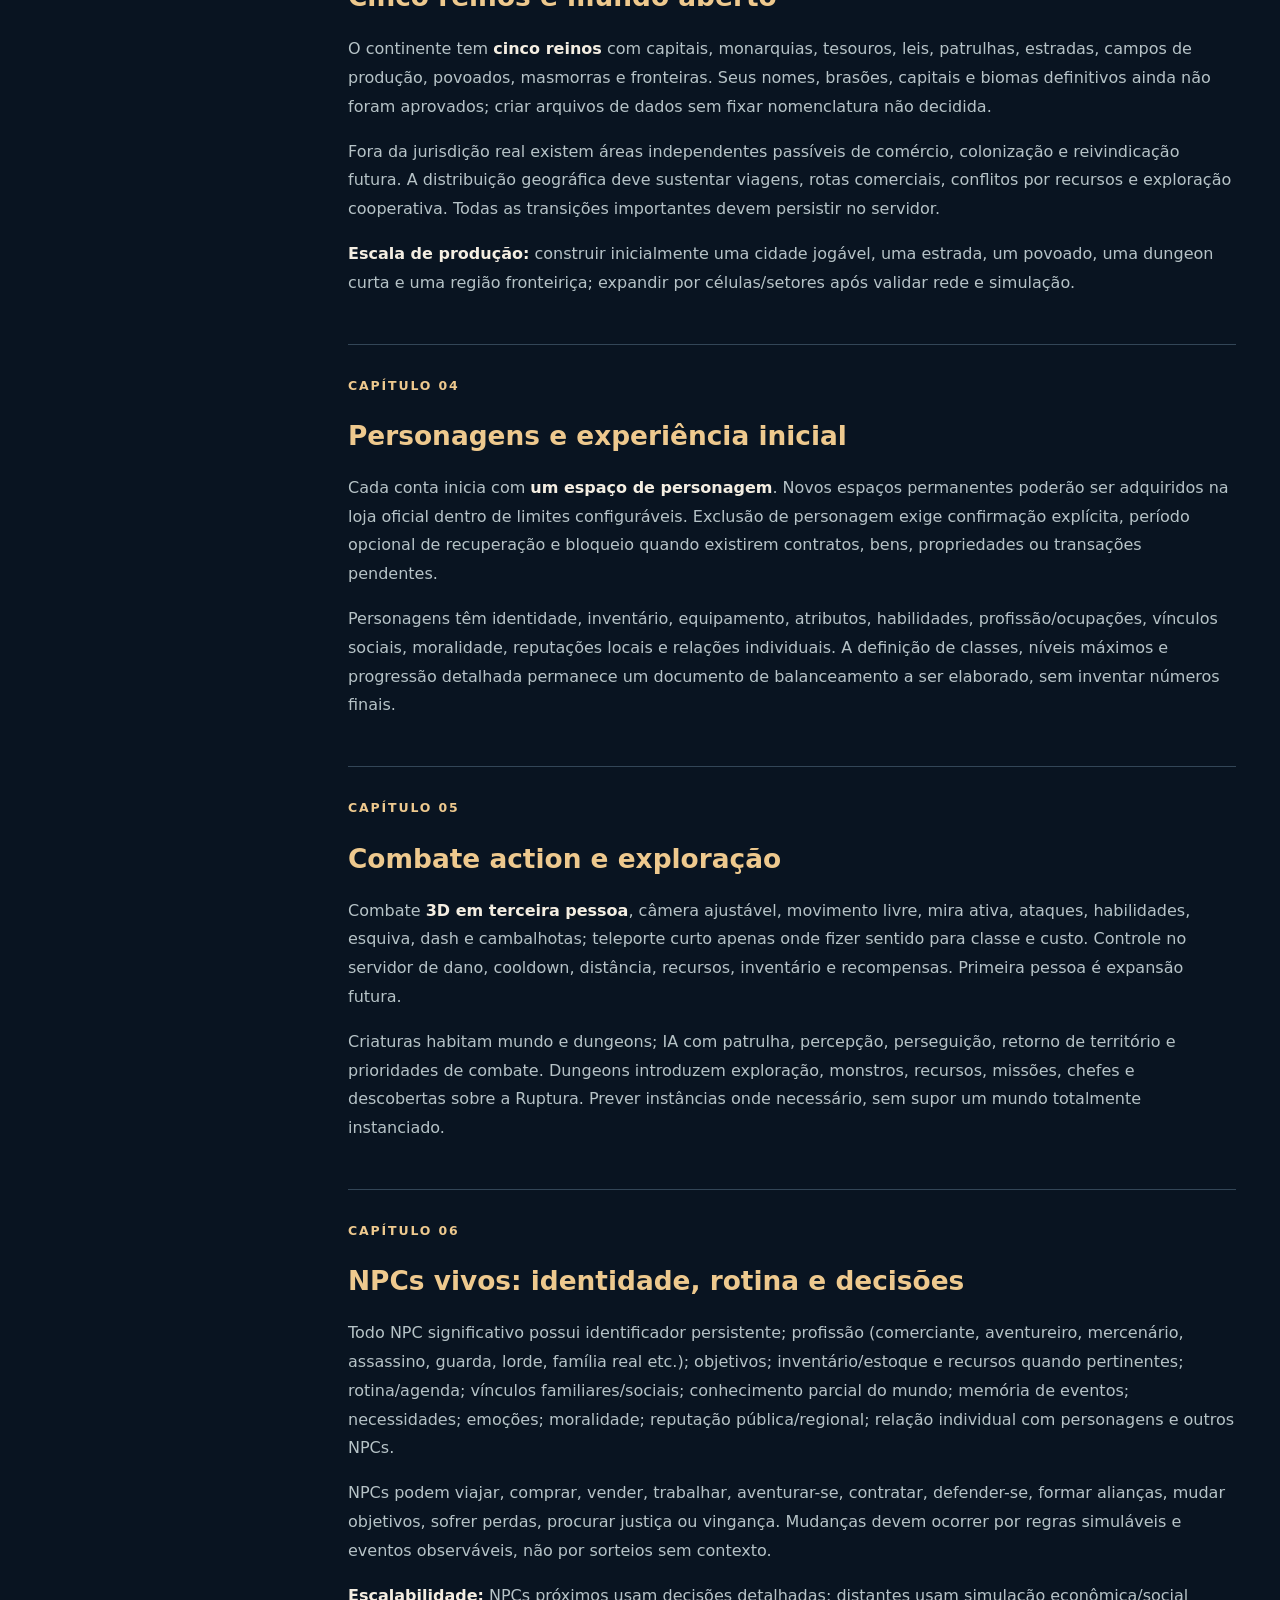
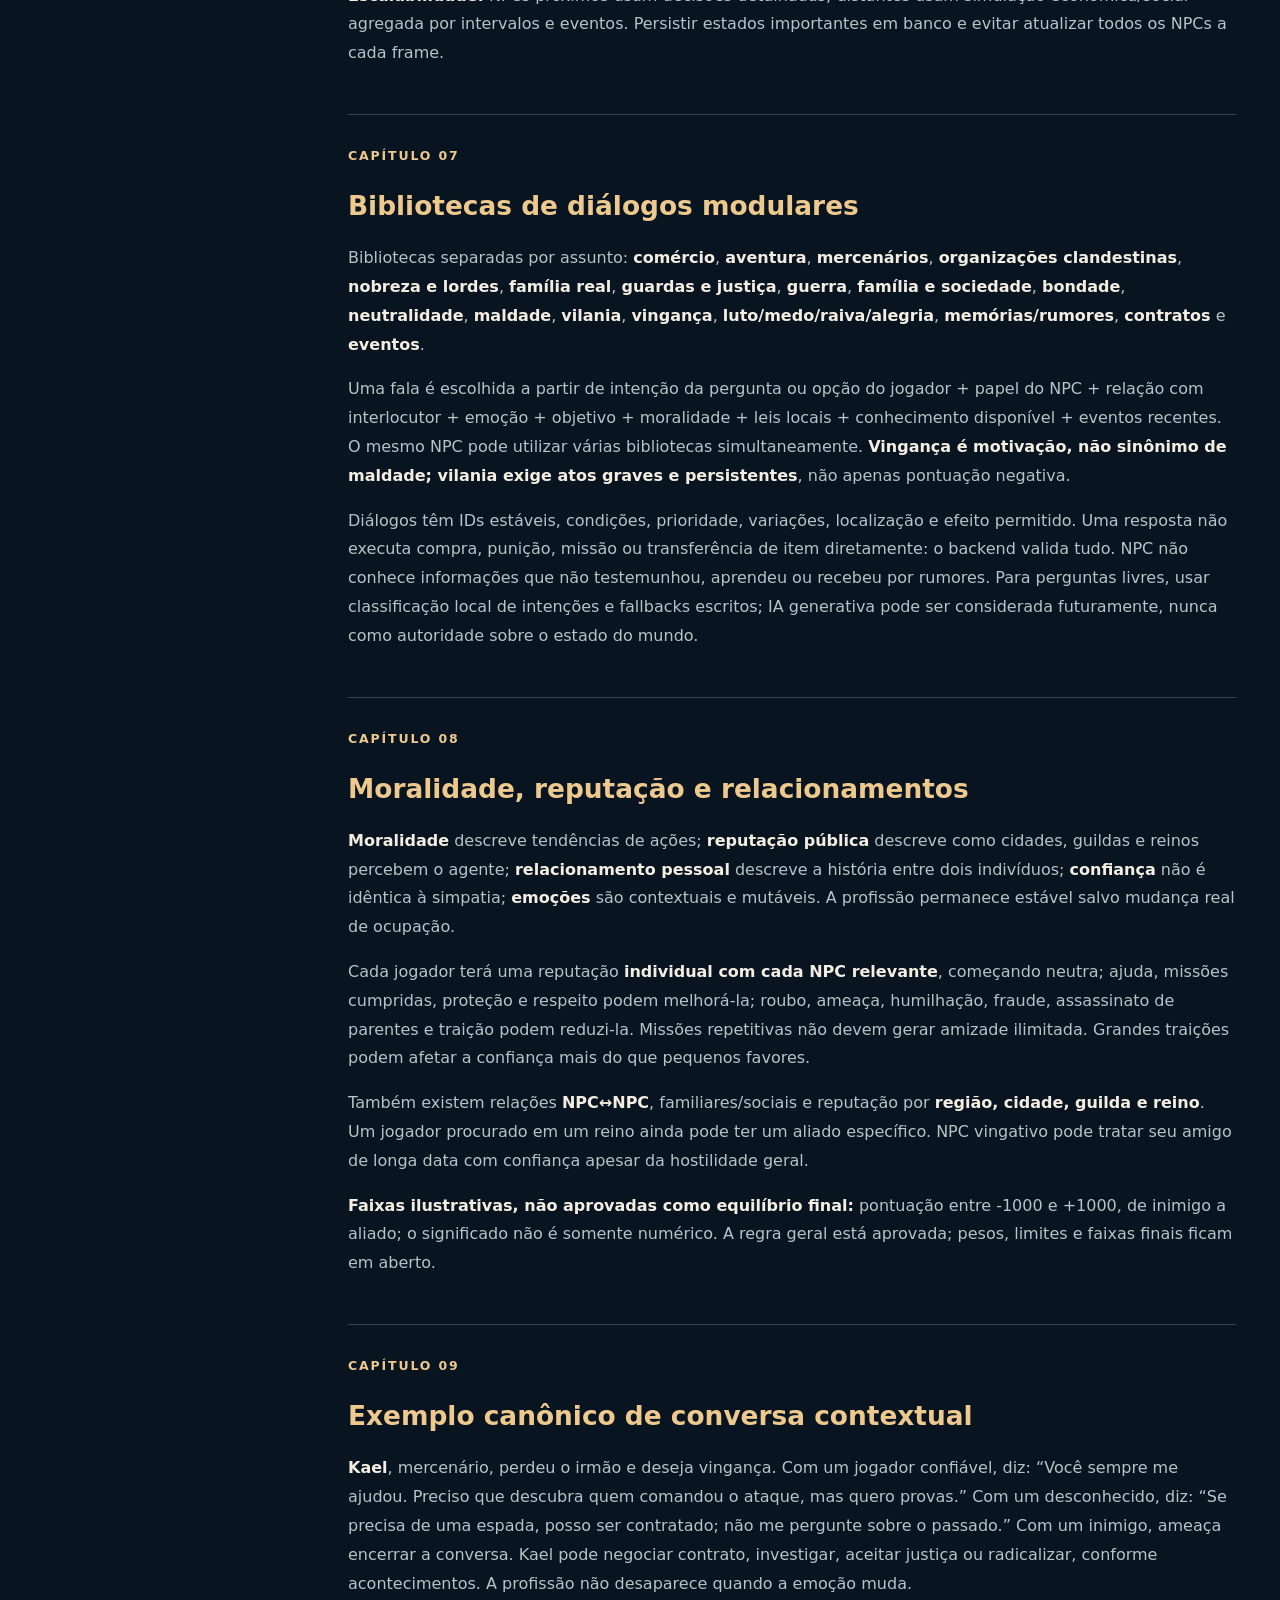
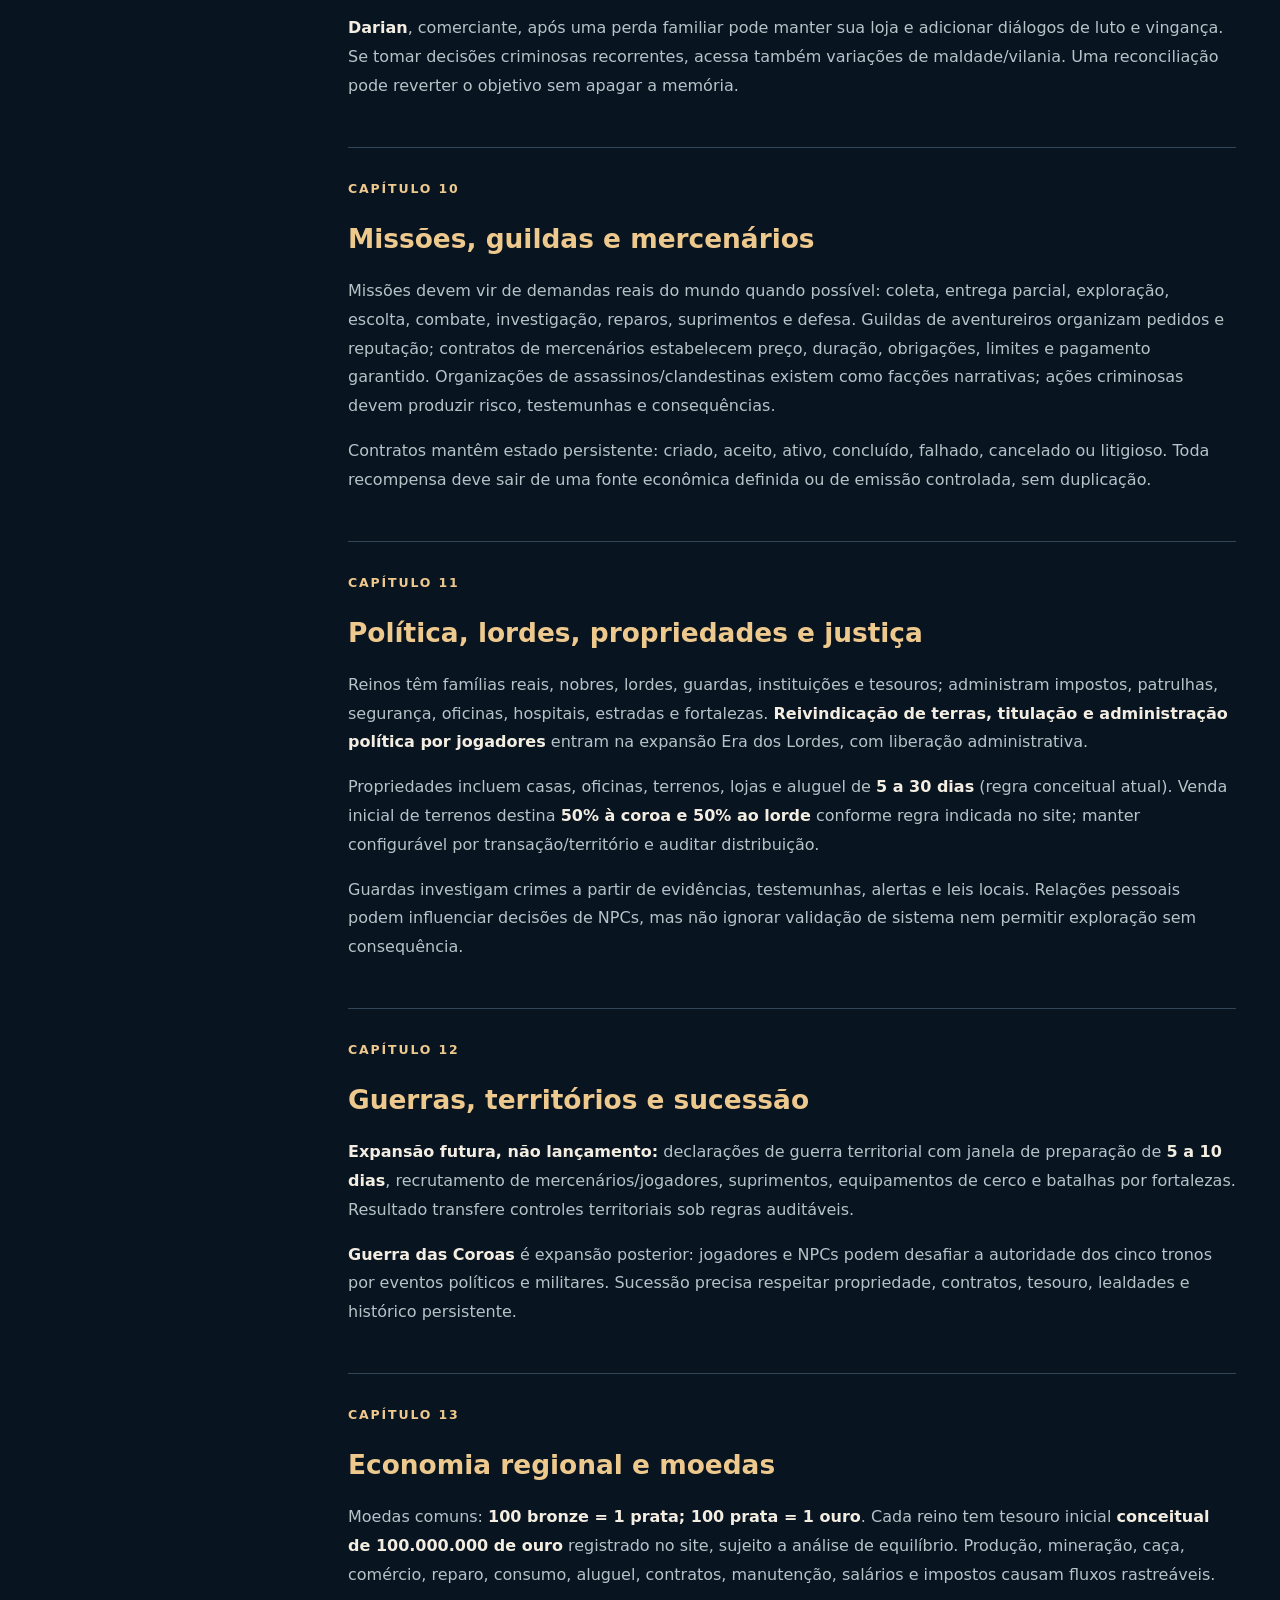
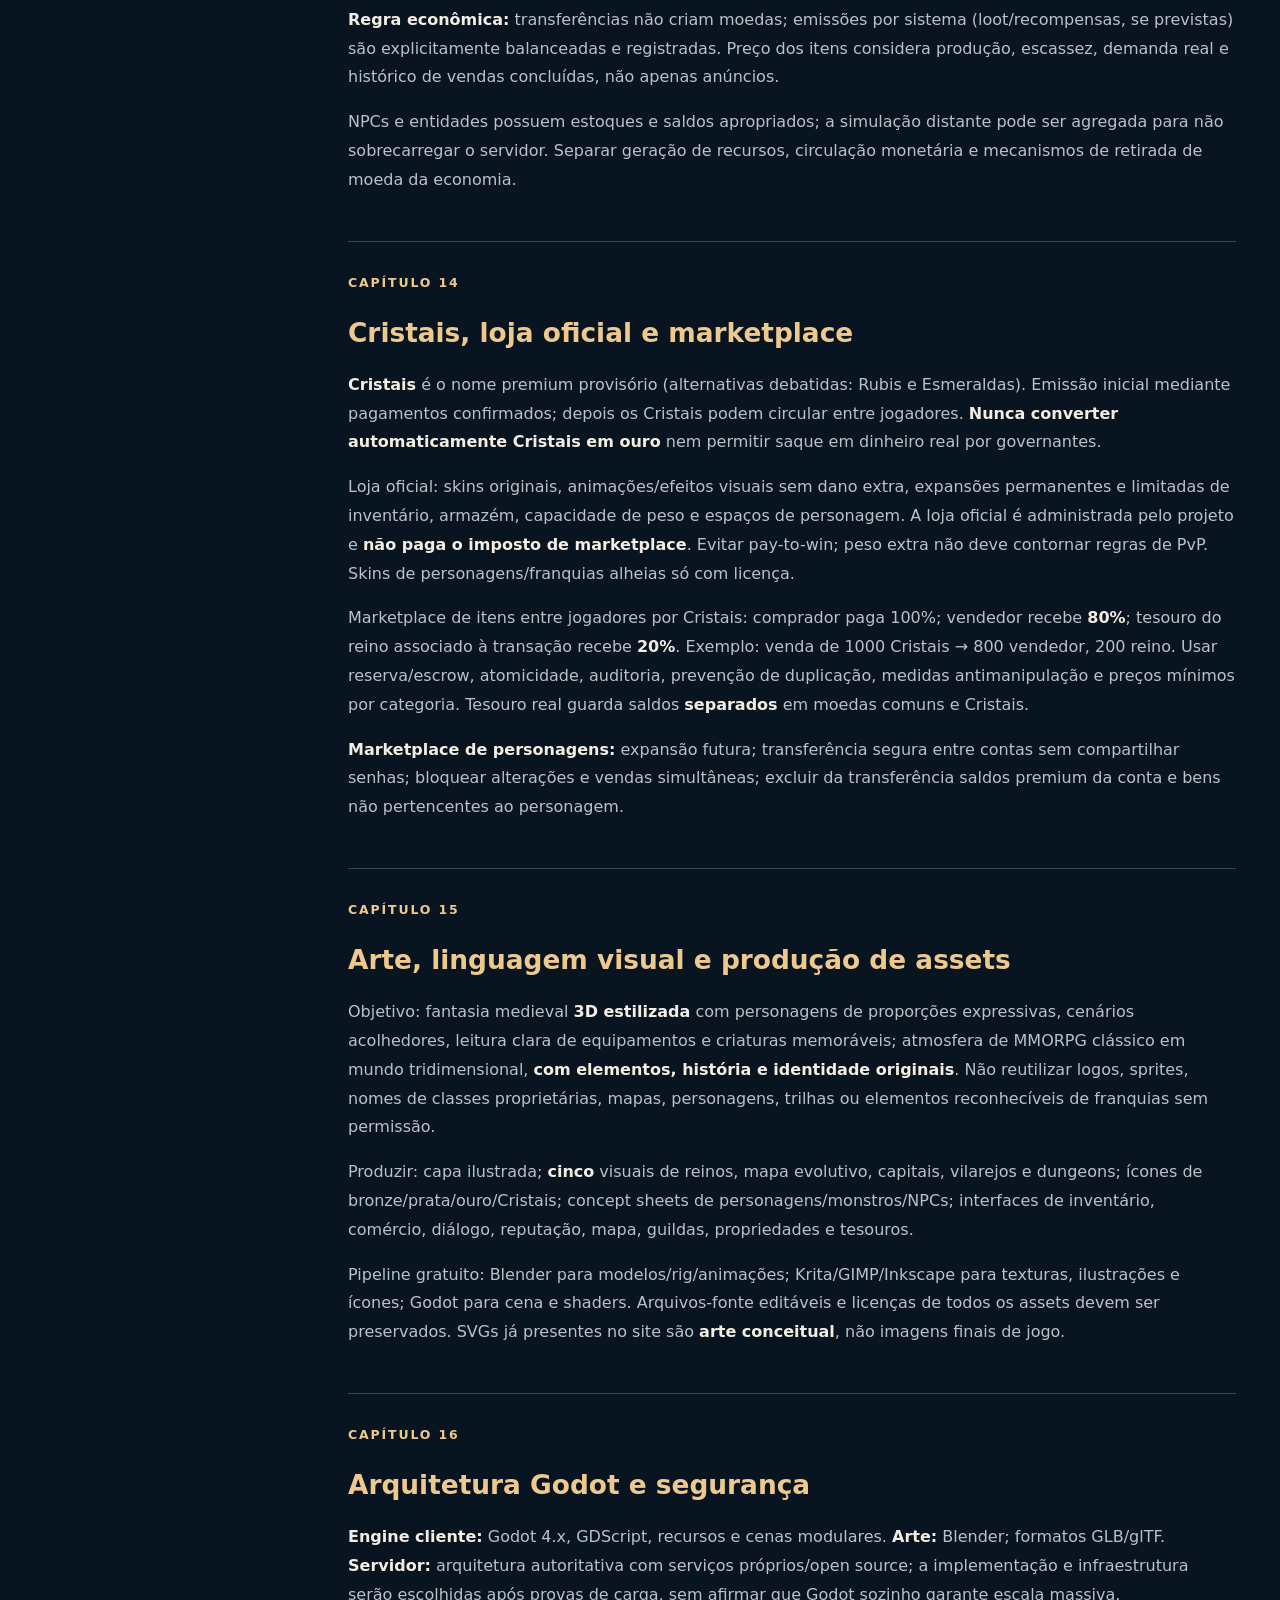
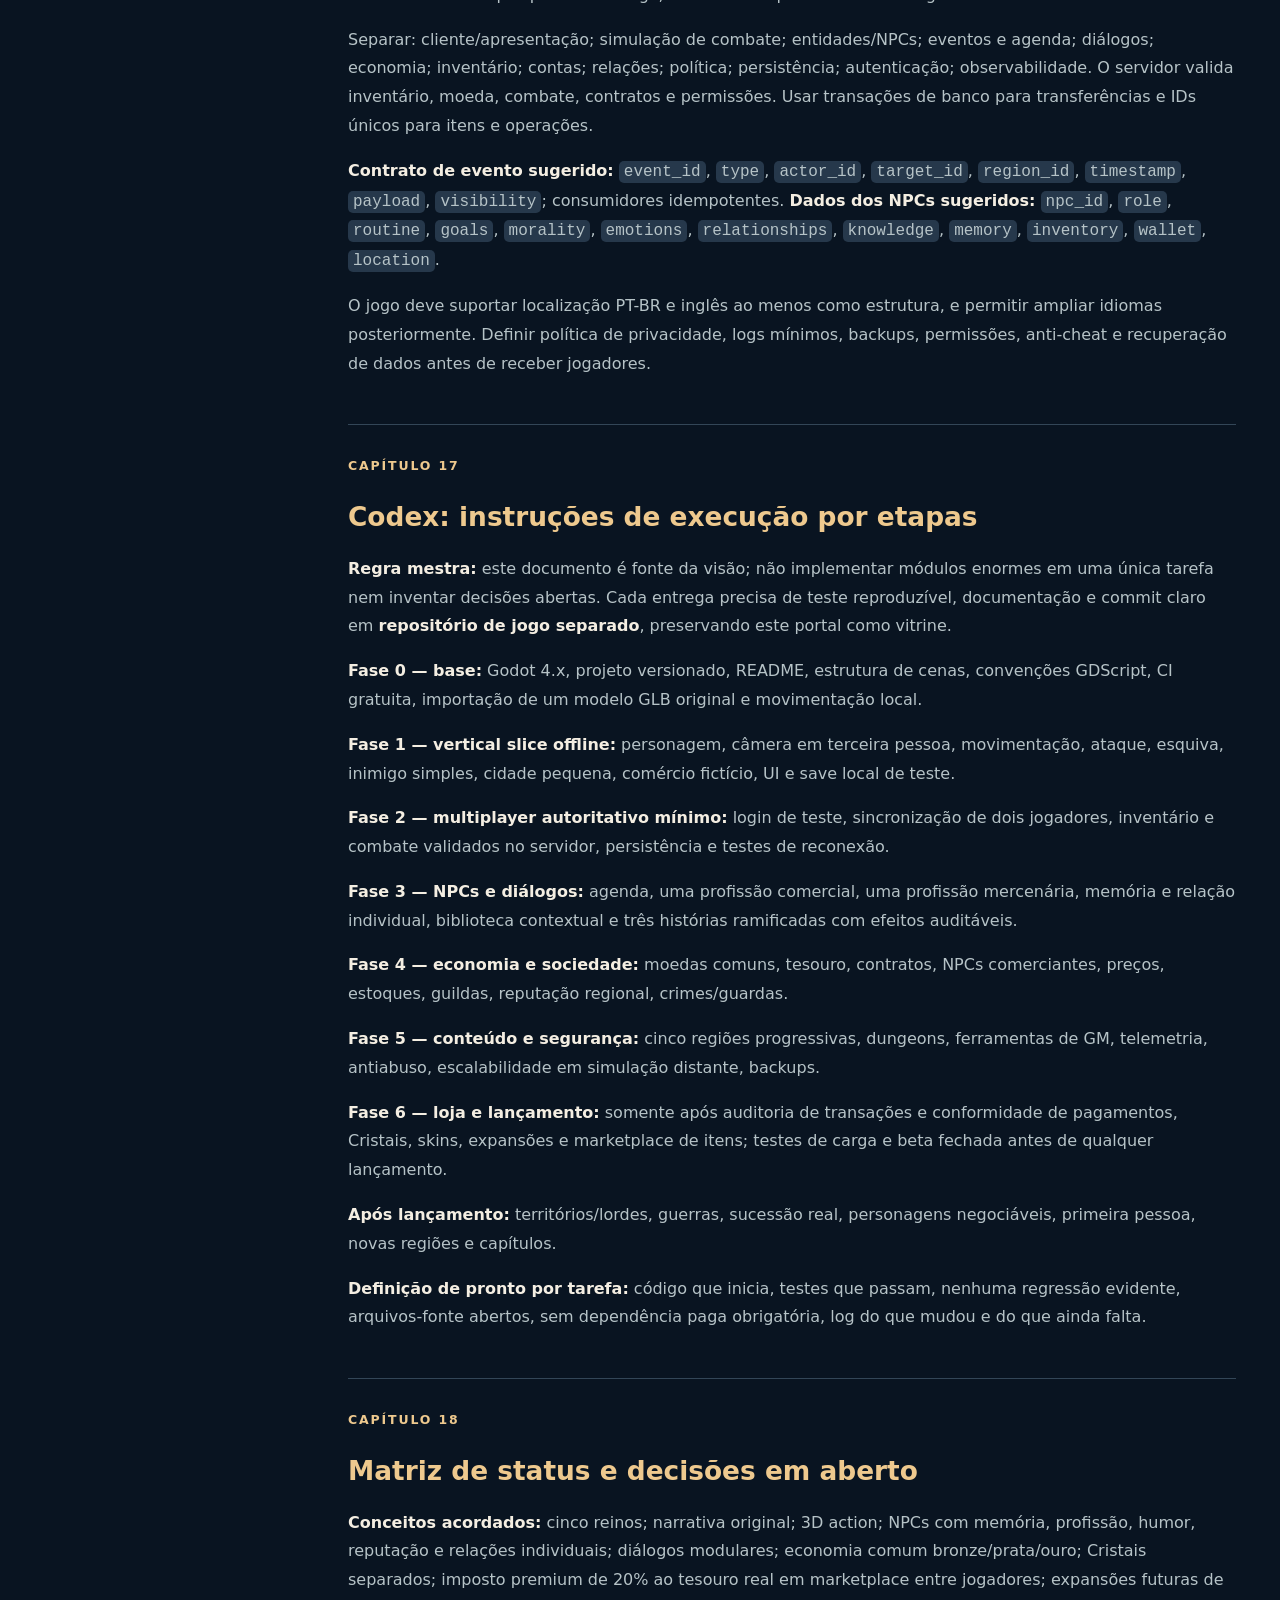
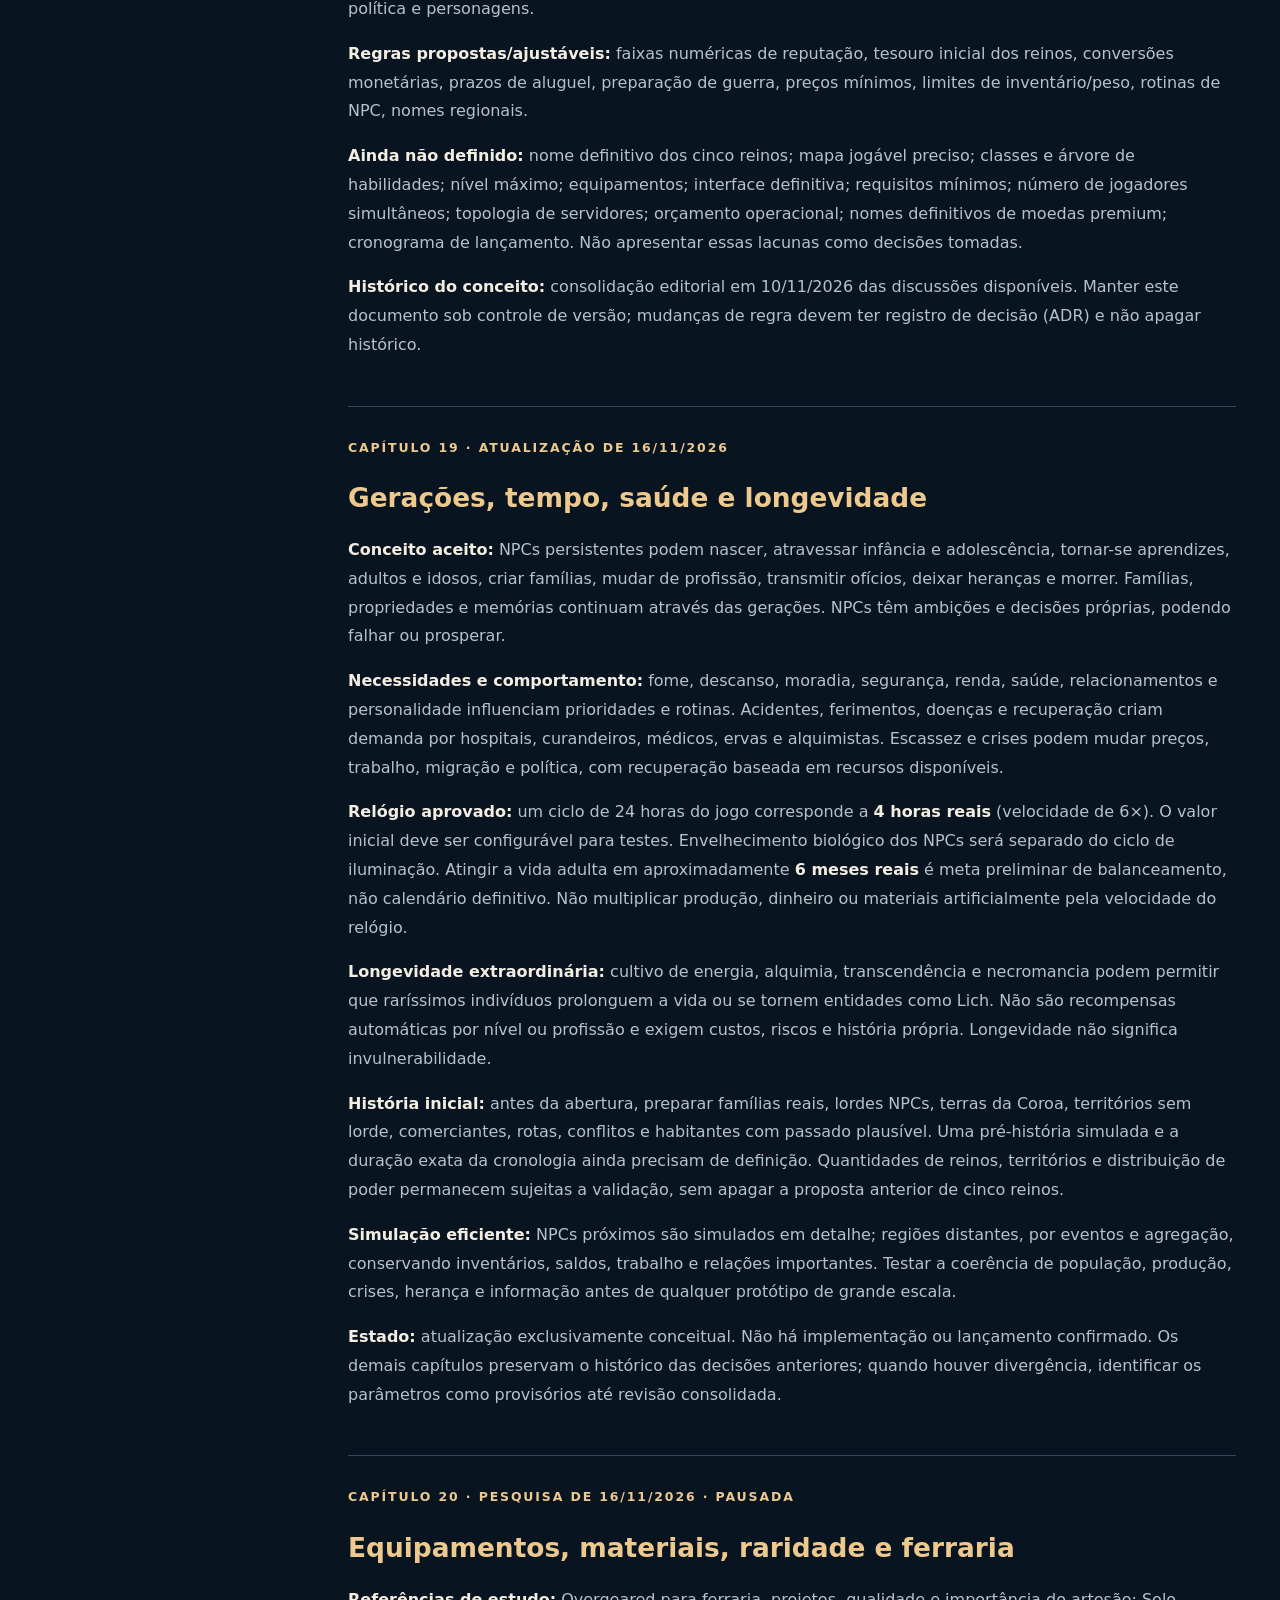
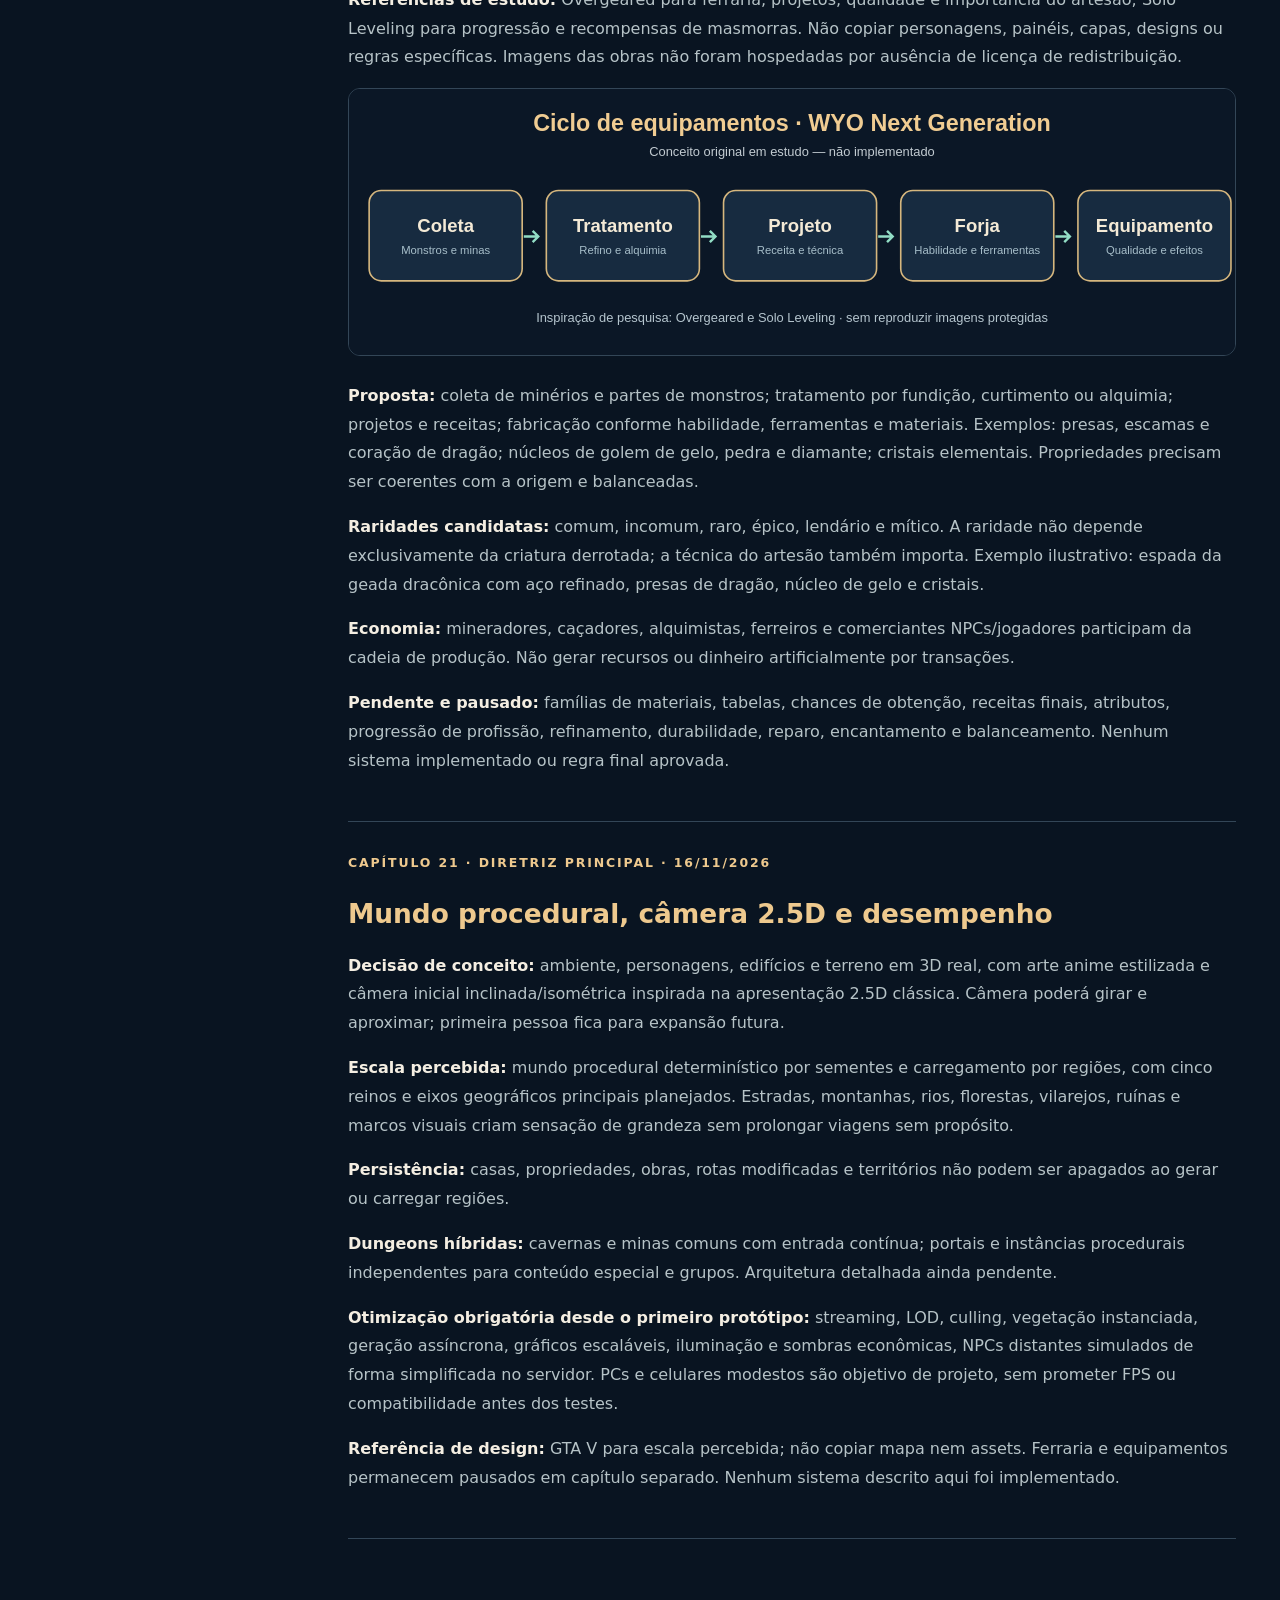
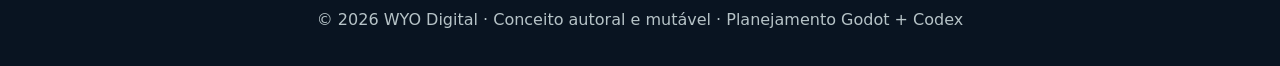
<file: assets/mmorpg/conceito.html>
<!doctype html><html lang="pt-BR"><head><meta charset="utf-8"><meta name="viewport" content="width=device-width,initial-scale=1"><meta name="description" content="Documento mestre completo do conceito WYO Next Generation para Godot e Codex."><title>Documento Mestre | WYO Next Generation</title><style>:root{color-scheme:dark;--bg:#091421;--panel:#122237;--line:#334657;--text:#ecf2ec;--muted:#b6c3c7;--gold:#eec98e}*{box-sizing:border-box}html{scroll-behavior:smooth}body{margin:0;background:var(--bg);color:var(--text);font:16px/1.8 system-ui,sans-serif}a{color:var(--gold)}header{background:linear-gradient(120deg,#132d43,#091421);border-bottom:1px solid var(--line);padding:56px max(24px,calc((100% - 1150px)/2))}h1{font-size:clamp(2rem,5vw,4rem);line-height:1.1;margin:16px 0}header p{max-width:780px;color:var(--muted)}.tag{font-size:.78rem;letter-spacing:.15em;color:var(--gold);text-transform:uppercase;font-weight:700}.layout{max-width:1240px;margin:auto;padding:32px 24px;display:grid;grid-template-columns:270px minmax(0,1fr);gap:34px}aside{position:sticky;top:20px;align-self:start;max-height:94vh;overflow:auto;background:var(--panel);border:1px solid var(--line);border-radius:14px;padding:16px}aside a{display:block;padding:5px 8px;color:var(--muted);text-decoration:none;font-size:.83rem;border-radius:6px}aside a:hover{background:#294055;color:white}article{min-width:0}section{padding:30px 0;border-bottom:1px solid var(--line);scroll-margin-top:25px}h2{font-size:1.65rem;line-height:1.25;color:var(--gold)}p{color:var(--muted)}strong{color:#f4eee2}code{background:#26384b;padding:2px 5px;border-radius:5px;overflow-wrap:anywhere}.toplink{display:inline-block;margin-top:20px;padding:10px 14px;border:1px solid #8d775a;border-radius:8px;text-decoration:none}footer{padding:35px;text-align:center;color:var(--muted)}@media(max-width:830px){.layout{display:block}aside{position:static;max-height:260px;margin-bottom:24px}section{padding:25px 0}}</style></head><body><header><div class="tag">WYO Next Generation · Documento mestre v1.1 · atualizado 16/11/2026</div><h1>O projeto completo, organizado para desenvolvimento.</h1><p>História autoral de Aedrath, cinco reinos, MMORPG 3D, NPCs vivos, economia, reputação, política, diálogos e roteiro de implementação com Godot e Codex. Este é um documento conceitual, não um jogo lançado.</p><a class="toplink" href="./">← Voltar à apresentação</a></header><div class="layout"><aside><strong>Índice do documento</strong><a href="#cap-1">01 · Visão e princípios</a><a href="#cap-2">02 · História original: Aedrath e a Grande Ruptura</a><a href="#cap-3">03 · Cinco reinos e mundo aberto</a><a href="#cap-4">04 · Personagens e experiência inicial</a><a href="#cap-5">05 · Combate action e exploração</a><a href="#cap-6">06 · NPCs vivos: identidade, rotina e decisões</a><a href="#cap-7">07 · Bibliotecas de diálogos modulares</a><a href="#cap-8">08 · Moralidade, reputação e relacionamentos</a><a href="#cap-9">09 · Exemplo canônico de conversa contextual</a><a href="#cap-10">10 · Missões, guildas e mercenários</a><a href="#cap-11">11 · Política, lordes, propriedades e justiça</a><a href="#cap-12">12 · Guerras, territórios e sucessão</a><a href="#cap-13">13 · Economia regional e moedas</a><a href="#cap-14">14 · Cristais, loja oficial e marketplace</a><a href="#cap-15">15 · Arte, linguagem visual e produção de assets</a><a href="#cap-16">16 · Arquitetura Godot e segurança</a><a href="#cap-17">17 · Codex: instruções de execução por etapas</a><a href="#cap-18">18 · Matriz de status e decisões em aberto</a><a href="#cap-19">19 · Gerações, tempo, saúde e longevidade</a><a href="#cap-20">20 · Equipamentos e ferraria (pausado)</a></aside><article><section id="cap-1"><div class="tag">Capítulo 01</div><h2>Visão e princípios</h2><p><strong>WYO Next Generation</strong> é um MMORPG 3D de fantasia medieval com identidade autoral. Referência de sensação: aventura social clássica, personagens estilizados, cidades acolhedoras e exploração contínua; não copiar personagens, cenários, mapas, classes, nomes, enredo, efeitos ou recursos protegidos de outros jogos.</p><p><strong>Pilares:</strong> (1) mundo persistente com cinco reinos; (2) combate action em tempo real; (3) NPCs com rotinas, relações, memória e consequências; (4) economia regional verificável; (5) política emergente e territórios; (6) progressão longa; (7) expansões que continuam a história sem apagar decisões.</p><p><strong>Estado real:</strong> conceito e pré-produção editorial. Nada nesta especificação implica que o jogo, servidores, mecânicas ou artes finais já foram implementados. Todas as regras numéricas ainda requerem protótipo e balanceamento.</p></section><section id="cap-2"><div class="tag">Capítulo 02</div><h2>História original: Aedrath e a Grande Ruptura</h2><p><strong>Aedrath</strong> (nome provisório) era administrado por uma coroa única. A exploração de recursos nas profundezas e ruínas de uma civilização anterior sustentava o império. Um evento chamado <strong>Grande Ruptura</strong> rompeu rotas, isolou regiões e abriu passagens para criaturas nas antigas estruturas subterrâneas. Cinco famílias sobreviventes estabeleceram reinos autônomos e um pacto frágil de não agressão. Entre os reinos existem vilarejos livres, rotas disputadas, territórios sem senhor e ruínas que mudam com novos acontecimentos.</p><p>A causa exata da Ruptura é um mistério de longo prazo. Cada reino preserva versões contraditórias. A verdade pode ser revelada em capítulos futuros por investigação dos jogadores e eventos persistentes, sem obrigar uma história linear.</p><p><strong>Regra narrativa:</strong> nenhum reino nasce essencialmente bom ou mau; leis, prosperidade, conflitos e alianças dependem de governantes, organizações, NPCs e jogadores. Evitar qualquer reprodução da mitologia ou enredo de outro jogo.</p></section><section id="cap-3"><div class="tag">Capítulo 03</div><h2>Cinco reinos e mundo aberto</h2><p>O continente tem <strong>cinco reinos</strong> com capitais, monarquias, tesouros, leis, patrulhas, estradas, campos de produção, povoados, masmorras e fronteiras. Seus nomes, brasões, capitais e biomas definitivos ainda não foram aprovados; criar arquivos de dados sem fixar nomenclatura não decidida.</p><p>Fora da jurisdição real existem áreas independentes passíveis de comércio, colonização e reivindicação futura. A distribuição geográfica deve sustentar viagens, rotas comerciais, conflitos por recursos e exploração cooperativa. Todas as transições importantes devem persistir no servidor.</p><p><strong>Escala de produção:</strong> construir inicialmente uma cidade jogável, uma estrada, um povoado, uma dungeon curta e uma região fronteiriça; expandir por células/setores após validar rede e simulação.</p></section><section id="cap-4"><div class="tag">Capítulo 04</div><h2>Personagens e experiência inicial</h2><p>Cada conta inicia com <strong>um espaço de personagem</strong>. Novos espaços permanentes poderão ser adquiridos na loja oficial dentro de limites configuráveis. Exclusão de personagem exige confirmação explícita, período opcional de recuperação e bloqueio quando existirem contratos, bens, propriedades ou transações pendentes.</p><p>Personagens têm identidade, inventário, equipamento, atributos, habilidades, profissão/ocupações, vínculos sociais, moralidade, reputações locais e relações individuais. A definição de classes, níveis máximos e progressão detalhada permanece um documento de balanceamento a ser elaborado, sem inventar números finais.</p></section><section id="cap-5"><div class="tag">Capítulo 05</div><h2>Combate action e exploração</h2><p>Combate <strong>3D em terceira pessoa</strong>, câmera ajustável, movimento livre, mira ativa, ataques, habilidades, esquiva, dash e cambalhotas; teleporte curto apenas onde fizer sentido para classe e custo. Controle no servidor de dano, cooldown, distância, recursos, inventário e recompensas. Primeira pessoa é expansão futura.</p><p>Criaturas habitam mundo e dungeons; IA com patrulha, percepção, perseguição, retorno de território e prioridades de combate. Dungeons introduzem exploração, monstros, recursos, missões, chefes e descobertas sobre a Ruptura. Prever instâncias onde necessário, sem supor um mundo totalmente instanciado.</p></section><section id="cap-6"><div class="tag">Capítulo 06</div><h2>NPCs vivos: identidade, rotina e decisões</h2><p>Todo NPC significativo possui identificador persistente; profissão (comerciante, aventureiro, mercenário, assassino, guarda, lorde, família real etc.); objetivos; inventário/estoque e recursos quando pertinentes; rotina/agenda; vínculos familiares/sociais; conhecimento parcial do mundo; memória de eventos; necessidades; emoções; moralidade; reputação pública/regional; relação individual com personagens e outros NPCs.</p><p>NPCs podem viajar, comprar, vender, trabalhar, aventurar-se, contratar, defender-se, formar alianças, mudar objetivos, sofrer perdas, procurar justiça ou vingança. Mudanças devem ocorrer por regras simuláveis e eventos observáveis, não por sorteios sem contexto.</p><p><strong>Escalabilidade:</strong> NPCs próximos usam decisões detalhadas; distantes usam simulação econômica/social agregada por intervalos e eventos. Persistir estados importantes em banco e evitar atualizar todos os NPCs a cada frame.</p></section><section id="cap-7"><div class="tag">Capítulo 07</div><h2>Bibliotecas de diálogos modulares</h2><p>Bibliotecas separadas por assunto: <strong>comércio</strong>, <strong>aventura</strong>, <strong>mercenários</strong>, <strong>organizações clandestinas</strong>, <strong>nobreza e lordes</strong>, <strong>família real</strong>, <strong>guardas e justiça</strong>, <strong>guerra</strong>, <strong>família e sociedade</strong>, <strong>bondade</strong>, <strong>neutralidade</strong>, <strong>maldade</strong>, <strong>vilania</strong>, <strong>vingança</strong>, <strong>luto/medo/raiva/alegria</strong>, <strong>memórias/rumores</strong>, <strong>contratos</strong> e <strong>eventos</strong>.</p><p>Uma fala é escolhida a partir de intenção da pergunta ou opção do jogador + papel do NPC + relação com interlocutor + emoção + objetivo + moralidade + leis locais + conhecimento disponível + eventos recentes. O mesmo NPC pode utilizar várias bibliotecas simultaneamente. <strong>Vingança é motivação, não sinônimo de maldade; vilania exige atos graves e persistentes</strong>, não apenas pontuação negativa.</p><p>Diálogos têm IDs estáveis, condições, prioridade, variações, localização e efeito permitido. Uma resposta não executa compra, punição, missão ou transferência de item diretamente: o backend valida tudo. NPC não conhece informações que não testemunhou, aprendeu ou recebeu por rumores. Para perguntas livres, usar classificação local de intenções e fallbacks escritos; IA generativa pode ser considerada futuramente, nunca como autoridade sobre o estado do mundo.</p></section><section id="cap-8"><div class="tag">Capítulo 08</div><h2>Moralidade, reputação e relacionamentos</h2><p><strong>Moralidade</strong> descreve tendências de ações; <strong>reputação pública</strong> descreve como cidades, guildas e reinos percebem o agente; <strong>relacionamento pessoal</strong> descreve a história entre dois indivíduos; <strong>confiança</strong> não é idêntica à simpatia; <strong>emoções</strong> são contextuais e mutáveis. A profissão permanece estável salvo mudança real de ocupação.</p><p>Cada jogador terá uma reputação <strong>individual com cada NPC relevante</strong>, começando neutra; ajuda, missões cumpridas, proteção e respeito podem melhorá-la; roubo, ameaça, humilhação, fraude, assassinato de parentes e traição podem reduzi-la. Missões repetitivas não devem gerar amizade ilimitada. Grandes traições podem afetar a confiança mais do que pequenos favores.</p><p>Também existem relações <strong>NPC↔NPC</strong>, familiares/sociais e reputação por <strong>região, cidade, guilda e reino</strong>. Um jogador procurado em um reino ainda pode ter um aliado específico. NPC vingativo pode tratar seu amigo de longa data com confiança apesar da hostilidade geral.</p><p><strong>Faixas ilustrativas, não aprovadas como equilíbrio final:</strong> pontuação entre -1000 e +1000, de inimigo a aliado; o significado não é somente numérico. A regra geral está aprovada; pesos, limites e faixas finais ficam em aberto.</p></section><section id="cap-9"><div class="tag">Capítulo 09</div><h2>Exemplo canônico de conversa contextual</h2><p><strong>Kael</strong>, mercenário, perdeu o irmão e deseja vingança. Com um jogador confiável, diz: “Você sempre me ajudou. Preciso que descubra quem comandou o ataque, mas quero provas.” Com um desconhecido, diz: “Se precisa de uma espada, posso ser contratado; não me pergunte sobre o passado.” Com um inimigo, ameaça encerrar a conversa. Kael pode negociar contrato, investigar, aceitar justiça ou radicalizar, conforme acontecimentos. A profissão não desaparece quando a emoção muda.</p><p><strong>Darian</strong>, comerciante, após uma perda familiar pode manter sua loja e adicionar diálogos de luto e vingança. Se tomar decisões criminosas recorrentes, acessa também variações de maldade/vilania. Uma reconciliação pode reverter o objetivo sem apagar a memória.</p></section><section id="cap-10"><div class="tag">Capítulo 10</div><h2>Missões, guildas e mercenários</h2><p>Missões devem vir de demandas reais do mundo quando possível: coleta, entrega parcial, exploração, escolta, combate, investigação, reparos, suprimentos e defesa. Guildas de aventureiros organizam pedidos e reputação; contratos de mercenários estabelecem preço, duração, obrigações, limites e pagamento garantido. Organizações de assassinos/clandestinas existem como facções narrativas; ações criminosas devem produzir risco, testemunhas e consequências.</p><p>Contratos mantêm estado persistente: criado, aceito, ativo, concluído, falhado, cancelado ou litigioso. Toda recompensa deve sair de uma fonte econômica definida ou de emissão controlada, sem duplicação.</p></section><section id="cap-11"><div class="tag">Capítulo 11</div><h2>Política, lordes, propriedades e justiça</h2><p>Reinos têm famílias reais, nobres, lordes, guardas, instituições e tesouros; administram impostos, patrulhas, segurança, oficinas, hospitais, estradas e fortalezas. <strong>Reivindicação de terras, titulação e administração política por jogadores</strong> entram na expansão Era dos Lordes, com liberação administrativa.</p><p>Propriedades incluem casas, oficinas, terrenos, lojas e aluguel de <strong>5 a 30 dias</strong> (regra conceitual atual). Venda inicial de terrenos destina <strong>50% à coroa e 50% ao lorde</strong> conforme regra indicada no site; manter configurável por transação/território e auditar distribuição.</p><p>Guardas investigam crimes a partir de evidências, testemunhas, alertas e leis locais. Relações pessoais podem influenciar decisões de NPCs, mas não ignorar validação de sistema nem permitir exploração sem consequência.</p></section><section id="cap-12"><div class="tag">Capítulo 12</div><h2>Guerras, territórios e sucessão</h2><p><strong>Expansão futura, não lançamento:</strong> declarações de guerra territorial com janela de preparação de <strong>5 a 10 dias</strong>, recrutamento de mercenários/jogadores, suprimentos, equipamentos de cerco e batalhas por fortalezas. Resultado transfere controles territoriais sob regras auditáveis.</p><p><strong>Guerra das Coroas</strong> é expansão posterior: jogadores e NPCs podem desafiar a autoridade dos cinco tronos por eventos políticos e militares. Sucessão precisa respeitar propriedade, contratos, tesouro, lealdades e histórico persistente.</p></section><section id="cap-13"><div class="tag">Capítulo 13</div><h2>Economia regional e moedas</h2><p>Moedas comuns: <strong>100 bronze = 1 prata; 100 prata = 1 ouro</strong>. Cada reino tem tesouro inicial <strong>conceitual de 100.000.000 de ouro</strong> registrado no site, sujeito a análise de equilíbrio. Produção, mineração, caça, comércio, reparo, consumo, aluguel, contratos, manutenção, salários e impostos causam fluxos rastreáveis.</p><p><strong>Regra econômica:</strong> transferências não criam moedas; emissões por sistema (loot/recompensas, se previstas) são explicitamente balanceadas e registradas. Preço dos itens considera produção, escassez, demanda real e histórico de vendas concluídas, não apenas anúncios.</p><p>NPCs e entidades possuem estoques e saldos apropriados; a simulação distante pode ser agregada para não sobrecarregar o servidor. Separar geração de recursos, circulação monetária e mecanismos de retirada de moeda da economia.</p></section><section id="cap-14"><div class="tag">Capítulo 14</div><h2>Cristais, loja oficial e marketplace</h2><p><strong>Cristais</strong> é o nome premium provisório (alternativas debatidas: Rubis e Esmeraldas). Emissão inicial mediante pagamentos confirmados; depois os Cristais podem circular entre jogadores. <strong>Nunca converter automaticamente Cristais em ouro</strong> nem permitir saque em dinheiro real por governantes.</p><p>Loja oficial: skins originais, animações/efeitos visuais sem dano extra, expansões permanentes e limitadas de inventário, armazém, capacidade de peso e espaços de personagem. A loja oficial é administrada pelo projeto e <strong>não paga o imposto de marketplace</strong>. Evitar pay-to-win; peso extra não deve contornar regras de PvP. Skins de personagens/franquias alheias só com licença.</p><p>Marketplace de itens entre jogadores por Cristais: comprador paga 100%; vendedor recebe <strong>80%</strong>; tesouro do reino associado à transação recebe <strong>20%</strong>. Exemplo: venda de 1000 Cristais → 800 vendedor, 200 reino. Usar reserva/escrow, atomicidade, auditoria, prevenção de duplicação, medidas antimanipulação e preços mínimos por categoria. Tesouro real guarda saldos <strong>separados</strong> em moedas comuns e Cristais.</p><p><strong>Marketplace de personagens:</strong> expansão futura; transferência segura entre contas sem compartilhar senhas; bloquear alterações e vendas simultâneas; excluir da transferência saldos premium da conta e bens não pertencentes ao personagem.</p></section><section id="cap-15"><div class="tag">Capítulo 15</div><h2>Arte, linguagem visual e produção de assets</h2><p>Objetivo: fantasia medieval <strong>3D estilizada</strong> com personagens de proporções expressivas, cenários acolhedores, leitura clara de equipamentos e criaturas memoráveis; atmosfera de MMORPG clássico em mundo tridimensional, <strong>com elementos, história e identidade originais</strong>. Não reutilizar logos, sprites, nomes de classes proprietárias, mapas, personagens, trilhas ou elementos reconhecíveis de franquias sem permissão.</p><p>Produzir: capa ilustrada; <strong>cinco</strong> visuais de reinos, mapa evolutivo, capitais, vilarejos e dungeons; ícones de bronze/prata/ouro/Cristais; concept sheets de personagens/monstros/NPCs; interfaces de inventário, comércio, diálogo, reputação, mapa, guildas, propriedades e tesouros.</p><p>Pipeline gratuito: Blender para modelos/rig/animações; Krita/GIMP/Inkscape para texturas, ilustrações e ícones; Godot para cena e shaders. Arquivos-fonte editáveis e licenças de todos os assets devem ser preservados. SVGs já presentes no site são <strong>arte conceitual</strong>, não imagens finais de jogo.</p></section><section id="cap-16"><div class="tag">Capítulo 16</div><h2>Arquitetura Godot e segurança</h2><p><strong>Engine cliente:</strong> Godot 4.x, GDScript, recursos e cenas modulares. <strong>Arte:</strong> Blender; formatos GLB/glTF. <strong>Servidor:</strong> arquitetura autoritativa com serviços próprios/open source; a implementação e infraestrutura serão escolhidas após provas de carga, sem afirmar que Godot sozinho garante escala massiva.</p><p>Separar: cliente/apresentação; simulação de combate; entidades/NPCs; eventos e agenda; diálogos; economia; inventário; contas; relações; política; persistência; autenticação; observabilidade. O servidor valida inventário, moeda, combate, contratos e permissões. Usar transações de banco para transferências e IDs únicos para itens e operações.</p><p><strong>Contrato de evento sugerido:</strong> <code>event_id</code>, <code>type</code>, <code>actor_id</code>, <code>target_id</code>, <code>region_id</code>, <code>timestamp</code>, <code>payload</code>, <code>visibility</code>; consumidores idempotentes. <strong>Dados dos NPCs sugeridos:</strong> <code>npc_id</code>, <code>role</code>, <code>routine</code>, <code>goals</code>, <code>morality</code>, <code>emotions</code>, <code>relationships</code>, <code>knowledge</code>, <code>memory</code>, <code>inventory</code>, <code>wallet</code>, <code>location</code>.</p><p>O jogo deve suportar localização PT-BR e inglês ao menos como estrutura, e permitir ampliar idiomas posteriormente. Definir política de privacidade, logs mínimos, backups, permissões, anti-cheat e recuperação de dados antes de receber jogadores.</p></section><section id="cap-17"><div class="tag">Capítulo 17</div><h2>Codex: instruções de execução por etapas</h2><p><strong>Regra mestra:</strong> este documento é fonte da visão; não implementar módulos enormes em uma única tarefa nem inventar decisões abertas. Cada entrega precisa de teste reproduzível, documentação e commit claro em <strong>repositório de jogo separado</strong>, preservando este portal como vitrine.</p><p><strong>Fase 0 — base:</strong> Godot 4.x, projeto versionado, README, estrutura de cenas, convenções GDScript, CI gratuita, importação de um modelo GLB original e movimentação local.</p><p><strong>Fase 1 — vertical slice offline:</strong> personagem, câmera em terceira pessoa, movimentação, ataque, esquiva, inimigo simples, cidade pequena, comércio fictício, UI e save local de teste.</p><p><strong>Fase 2 — multiplayer autoritativo mínimo:</strong> login de teste, sincronização de dois jogadores, inventário e combate validados no servidor, persistência e testes de reconexão.</p><p><strong>Fase 3 — NPCs e diálogos:</strong> agenda, uma profissão comercial, uma profissão mercenária, memória e relação individual, biblioteca contextual e três histórias ramificadas com efeitos auditáveis.</p><p><strong>Fase 4 — economia e sociedade:</strong> moedas comuns, tesouro, contratos, NPCs comerciantes, preços, estoques, guildas, reputação regional, crimes/guardas.</p><p><strong>Fase 5 — conteúdo e segurança:</strong> cinco regiões progressivas, dungeons, ferramentas de GM, telemetria, antiabuso, escalabilidade em simulação distante, backups.</p><p><strong>Fase 6 — loja e lançamento:</strong> somente após auditoria de transações e conformidade de pagamentos, Cristais, skins, expansões e marketplace de itens; testes de carga e beta fechada antes de qualquer lançamento.</p><p><strong>Após lançamento:</strong> territórios/lordes, guerras, sucessão real, personagens negociáveis, primeira pessoa, novas regiões e capítulos.</p><p><strong>Definição de pronto por tarefa:</strong> código que inicia, testes que passam, nenhuma regressão evidente, arquivos-fonte abertos, sem dependência paga obrigatória, log do que mudou e do que ainda falta.</p></section><section id="cap-18"><div class="tag">Capítulo 18</div><h2>Matriz de status e decisões em aberto</h2><p><strong>Conceitos acordados:</strong> cinco reinos; narrativa original; 3D action; NPCs com memória, profissão, humor, reputação e relações individuais; diálogos modulares; economia comum bronze/prata/ouro; Cristais separados; imposto premium de 20% ao tesouro real em marketplace entre jogadores; expansões futuras de política e personagens.</p><p><strong>Regras propostas/ajustáveis:</strong> faixas numéricas de reputação, tesouro inicial dos reinos, conversões monetárias, prazos de aluguel, preparação de guerra, preços mínimos, limites de inventário/peso, rotinas de NPC, nomes regionais.</p><p><strong>Ainda não definido:</strong> nome definitivo dos cinco reinos; mapa jogável preciso; classes e árvore de habilidades; nível máximo; equipamentos; interface definitiva; requisitos mínimos; número de jogadores simultâneos; topologia de servidores; orçamento operacional; nomes definitivos de moedas premium; cronograma de lançamento. Não apresentar essas lacunas como decisões tomadas.</p><p><strong>Histórico do conceito:</strong> consolidação editorial em 10/11/2026 das discussões disponíveis. Manter este documento sob controle de versão; mudanças de regra devem ter registro de decisão (ADR) e não apagar histórico.</p></section><section id="cap-19"><div class="tag">Capítulo 19 · Atualização de 16/11/2026</div><h2>Gerações, tempo, saúde e longevidade</h2><p><strong>Conceito aceito:</strong> NPCs persistentes podem nascer, atravessar infância e adolescência, tornar-se aprendizes, adultos e idosos, criar famílias, mudar de profissão, transmitir ofícios, deixar heranças e morrer. Famílias, propriedades e memórias continuam através das gerações. NPCs têm ambições e decisões próprias, podendo falhar ou prosperar.</p><p><strong>Necessidades e comportamento:</strong> fome, descanso, moradia, segurança, renda, saúde, relacionamentos e personalidade influenciam prioridades e rotinas. Acidentes, ferimentos, doenças e recuperação criam demanda por hospitais, curandeiros, médicos, ervas e alquimistas. Escassez e crises podem mudar preços, trabalho, migração e política, com recuperação baseada em recursos disponíveis.</p><p><strong>Relógio aprovado:</strong> um ciclo de 24 horas do jogo corresponde a <strong>4 horas reais</strong> (velocidade de 6×). O valor inicial deve ser configurável para testes. Envelhecimento biológico dos NPCs será separado do ciclo de iluminação. Atingir a vida adulta em aproximadamente <strong>6 meses reais</strong> é meta preliminar de balanceamento, não calendário definitivo. Não multiplicar produção, dinheiro ou materiais artificialmente pela velocidade do relógio.</p><p><strong>Longevidade extraordinária:</strong> cultivo de energia, alquimia, transcendência e necromancia podem permitir que raríssimos indivíduos prolonguem a vida ou se tornem entidades como Lich. Não são recompensas automáticas por nível ou profissão e exigem custos, riscos e história própria. Longevidade não significa invulnerabilidade.</p><p><strong>História inicial:</strong> antes da abertura, preparar famílias reais, lordes NPCs, terras da Coroa, territórios sem lorde, comerciantes, rotas, conflitos e habitantes com passado plausível. Uma pré-história simulada e a duração exata da cronologia ainda precisam de definição. Quantidades de reinos, territórios e distribuição de poder permanecem sujeitas a validação, sem apagar a proposta anterior de cinco reinos.</p><p><strong>Simulação eficiente:</strong> NPCs próximos são simulados em detalhe; regiões distantes, por eventos e agregação, conservando inventários, saldos, trabalho e relações importantes. Testar a coerência de população, produção, crises, herança e informação antes de qualquer protótipo de grande escala.</p><p><strong>Estado:</strong> atualização exclusivamente conceitual. Não há implementação ou lançamento confirmado. Os demais capítulos preservam o histórico das decisões anteriores; quando houver divergência, identificar os parâmetros como provisórios até revisão consolidada.</p></section><section id="cap-20"><div class="tag">Capítulo 20 · Pesquisa de 16/11/2026 · PAUSADA</div><h2>Equipamentos, materiais, raridade e ferraria</h2><p><strong>Referências de estudo:</strong> Overgeared para ferraria, projetos, qualidade e importância do artesão; Solo Leveling para progressão e recompensas de masmorras. Não copiar personagens, painéis, capas, designs ou regras específicas. Imagens das obras não foram hospedadas por ausência de licença de redistribuição.</p><img src="./ciclo_equipamentos.svg" alt="Diagrama original WYO: coleta, tratamento, projeto, forja e equipamento" style="max-width:100%;height:auto;border:1px solid #334657;border-radius:12px"><p><strong>Proposta:</strong> coleta de minérios e partes de monstros; tratamento por fundição, curtimento ou alquimia; projetos e receitas; fabricação conforme habilidade, ferramentas e materiais. Exemplos: presas, escamas e coração de dragão; núcleos de golem de gelo, pedra e diamante; cristais elementais. Propriedades precisam ser coerentes com a origem e balanceadas.</p><p><strong>Raridades candidatas:</strong> comum, incomum, raro, épico, lendário e mítico. A raridade não depende exclusivamente da criatura derrotada; a técnica do artesão também importa. Exemplo ilustrativo: espada da geada dracônica com aço refinado, presas de dragão, núcleo de gelo e cristais.</p><p><strong>Economia:</strong> mineradores, caçadores, alquimistas, ferreiros e comerciantes NPCs/jogadores participam da cadeia de produção. Não gerar recursos ou dinheiro artificialmente por transações.</p><p><strong>Pendente e pausado:</strong> famílias de materiais, tabelas, chances de obtenção, receitas finais, atributos, progressão de profissão, refinamento, durabilidade, reparo, encantamento e balanceamento. Nenhum sistema implementado ou regra final aprovada.</p></section><section id="cap-21"><div class="tag">Capítulo 21 · Diretriz principal · 16/11/2026</div><h2>Mundo procedural, câmera 2.5D e desempenho</h2><p><strong>Decisão de conceito:</strong> ambiente, personagens, edifícios e terreno em 3D real, com arte anime estilizada e câmera inicial inclinada/isométrica inspirada na apresentação 2.5D clássica. Câmera poderá girar e aproximar; primeira pessoa fica para expansão futura.</p><p><strong>Escala percebida:</strong> mundo procedural determinístico por sementes e carregamento por regiões, com cinco reinos e eixos geográficos principais planejados. Estradas, montanhas, rios, florestas, vilarejos, ruínas e marcos visuais criam sensação de grandeza sem prolongar viagens sem propósito.</p><p><strong>Persistência:</strong> casas, propriedades, obras, rotas modificadas e territórios não podem ser apagados ao gerar ou carregar regiões.</p><p><strong>Dungeons híbridas:</strong> cavernas e minas comuns com entrada contínua; portais e instâncias procedurais independentes para conteúdo especial e grupos. Arquitetura detalhada ainda pendente.</p><p><strong>Otimização obrigatória desde o primeiro protótipo:</strong> streaming, LOD, culling, vegetação instanciada, geração assíncrona, gráficos escaláveis, iluminação e sombras econômicas, NPCs distantes simulados de forma simplificada no servidor. PCs e celulares modestos são objetivo de projeto, sem prometer FPS ou compatibilidade antes dos testes.</p><p><strong>Referência de design:</strong> GTA V para escala percebida; não copiar mapa nem assets. Ferraria e equipamentos permanecem pausados em capítulo separado. Nenhum sistema descrito aqui foi implementado.</p></section></article></div><footer>© 2026 WYO Digital · Conceito autoral e mutável · Planejamento Godot + Codex</footer></body></html>
</file>
<file: assets/style.css>
:root{color-scheme:dark;--bg:#07121c;--fg:#eff7fc;--muted:#a0b0c2;--line:#2a3d4f;--panel:#111f2e;--panel2:#142737;--mint:#8ef2cc;--blue:#a6a8ff;--shadow:rgba(0,0,0,.25)}:root[data-theme=light]{color-scheme:light;--bg:#f6f9fc;--fg:#1b2c3b;--muted:#52687b;--line:#d6e1e8;--panel:#fff;--panel2:#eef5f8;--mint:#11856b;--blue:#464a9e;--shadow:rgba(20,53,80,.08)}*{box-sizing:border-box}html{scroll-behavior:smooth}body{margin:0;background:var(--bg);color:var(--fg);font:16px/1.7 system-ui,-apple-system,"Segoe UI",sans-serif;overflow-x:hidden}body:has(.ambient){isolation:isolate}a{color:inherit;text-decoration:none}button,input{font:inherit}button{cursor:pointer}button:focus-visible,a:focus-visible,input:focus-visible{outline:3px solid var(--mint);outline-offset:3px}h1,h2,h3,p{margin-top:0}h1,h2,h3{line-height:1.17;letter-spacing:-.04em}h2{font-size:clamp(2rem,4vw,3rem)}h3{font-size:1.18rem}.shell{max-width:1180px;padding:0 24px;margin:auto}.ambient{position:absolute;z-index:-1;width:460px;height:460px;filter:blur(120px);border-radius:50%;opacity:.13;pointer-events:none}.ambient.a{background:#387de8;top:-210px;right:-170px}.ambient.b{background:#44c8ac;top:480px;left:-210px}.topbar{height:77px;border-bottom:1px solid var(--line);position:relative;z-index:10;backdrop-filter:blur(15px);background:color-mix(in srgb,var(--bg),transparent 8%)}.topbar-inner{height:100%;display:flex;align-items:center;justify-content:space-between;gap:24px}.brand{display:flex;align-items:center;gap:12px;font-size:1.1rem;font-weight:800;letter-spacing:.05em;white-space:nowrap}.brand .mark{width:37px;height:37px;border:1px solid var(--mint);border-radius:11px;display:grid;place-items:center;font-size:1.3rem;color:var(--mint)}.brand i,footer i{color:var(--mint);font-style:normal}.brand small{font-weight:500;letter-spacing:.18em;font-size:.58rem;color:var(--muted);margin-left:5px}.nav,.head-actions{display:flex;align-items:center;gap:27px}.nav a{color:var(--muted);font-size:.87rem;transition:color .2s}.nav a:hover{color:var(--mint)}.head-actions{gap:8px}.symbol{height:37px;min-width:37px;display:grid;place-items:center;padding:0 9px;border:1px solid var(--line);border-radius:9px;background:var(--panel);color:var(--fg);font-size:.82rem;font-weight:700}.mobile{display:none}.hero{padding-top:97px;padding-bottom:107px;display:grid;grid-template-columns:1.18fr 1fr;gap:82px;align-items:center}.eyebrow{color:var(--mint);font-size:.72rem;font-weight:800;letter-spacing:.15em;text-transform:uppercase}.small-dot{width:7px;height:7px;display:inline-block;background:var(--mint);border-radius:50%;box-shadow:0 0 12px var(--mint);margin-right:9px}.hero h1{font-size:clamp(3.2rem,6.5vw,5.5rem);max-width:720px;margin:20px 0 24px}.hero h1 em{font-style:normal;background:linear-gradient(90deg,var(--mint),var(--blue));color:transparent;background-clip:text}.lead{max-width:540px;font-size:1.12rem;color:var(--muted)}.buttons{display:flex;flex-wrap:wrap;gap:12px;margin:31px 0 24px}.btn{padding:12px 19px;border-radius:10px;font-weight:700;font-size:.9rem;display:inline-flex;align-items:center;gap:12px}.btn.primary{background:var(--mint);color:#08201c;box-shadow:0 8px 28px rgba(56,198,158,.13)}.btn.ghost{border:1px solid var(--line)}.muted{color:var(--muted)}.caption{font-size:.74rem}.terminal{border:1px solid #35516a;background:linear-gradient(135deg,#14293b,#0e1b2a);border-radius:15px;box-shadow:0 30px 90px var(--shadow);overflow:hidden;color:#eff7fc;transform:translateY(4px)}.terminal-title{background:#1d3043;border-bottom:1px solid #365267;padding:11px 18px;font:11px ui-monospace,monospace;color:#9cb1c2;display:flex;justify-content:space-between}.dots{color:#ff9d85;letter-spacing:4px}.terminal-body{padding:32px}.terminal-over{font:11px ui-monospace,monospace;color:#82ddb9;letter-spacing:.09em}.terminal h2{font-size:1.8rem;margin:16px 0 11px}.terminal p{color:#a9bed0;font-size:.91rem}.mini-grid{margin-top:27px;border-top:1px solid #31475a;border-bottom:1px solid #31475a;display:grid;grid-template-columns:1fr 1fr}.mini-grid>div{padding:20px 4px;display:flex;flex-direction:column;gap:2px}.mini-grid>div+div{padding-left:22px;border-left:1px solid #31475a}.mini-grid span{font-size:.65rem;color:#91a5b8;letter-spacing:.12em}.mini-grid strong{font-size:1.55rem;color:#fff}.mini-grid small{color:#91a5b8}.terminal-status{display:flex;justify-content:space-between;gap:8px;font-size:.71rem;color:#a9bed0;padding-top:17px}.terminal-status b{color:#82ddb9;white-space:nowrap}.section{padding:85px 0;border-top:1px solid var(--line)}.section-heading{display:flex;justify-content:space-between;align-items:end;gap:40px;margin-bottom:33px}.section-heading h2{margin-bottom:0}.section-heading>p{color:var(--muted);max-width:390px;font-size:.95rem}.project-grid{display:grid;grid-template-columns:repeat(3,1fr);gap:17px}.project-card{background:var(--panel);border:1px solid var(--line);border-radius:15px;padding:25px;display:flex;flex-direction:column;min-height:280px;transition:transform .2s,border-color .2s}.project-card:hover{transform:translateY(-3px);border-color:var(--mint)}.project-card.featured{background:linear-gradient(150deg,var(--panel2),var(--panel))}.project-top{display:flex;justify-content:space-between;gap:8px;font-size:.73rem;color:var(--muted);margin-bottom:20px}.status{color:var(--mint);border:1px solid var(--line);padding:2px 7px;border-radius:50px}.project-card h3{font-size:1.4rem;margin-bottom:9px}.project-card p{font-size:.91rem;color:var(--muted);flex:1}.tags{display:flex;flex-wrap:wrap;gap:6px;margin-top:18px}.tag{border:1px solid var(--line);color:var(--muted);font-size:.72rem;padding:3px 8px;border-radius:6px}.project-link{display:block;margin-top:16px;color:var(--mint);font-weight:700;font-size:.86rem}.diary{background:color-mix(in srgb,var(--panel),var(--bg) 55%)}.toolbar{display:flex;align-items:center;justify-content:space-between;gap:20px;margin-bottom:22px}.filters{display:flex;flex-wrap:wrap;gap:9px}.filters button{border:1px solid var(--line);border-radius:10px;padding:8px 12px;background:transparent;color:var(--muted);font-size:.85rem}.filters button.active{background:var(--panel2);color:var(--mint);border-color:var(--mint)}input[type=search]{border:1px solid var(--line);border-radius:10px;background:var(--panel);color:var(--fg);padding:10px 13px;width:min(290px,100%)}.post-list{border-top:1px solid var(--line)}.post-card{display:grid;grid-template-columns:128px 1fr 28px;gap:25px;align-items:start;padding:27px 8px;border-bottom:1px solid var(--line);transition:background .2s}.post-card:hover{background:color-mix(in srgb,var(--panel2),transparent 20%)}.post-card time{font-size:.8rem;color:var(--muted);white-space:nowrap}.post-card small{display:block;color:var(--mint);font-size:.77rem;letter-spacing:.07em;margin-bottom:5px}.post-card h3{margin-bottom:5px}.post-card p{color:var(--muted);font-size:.9rem;margin:0}.post-arrow{color:var(--mint);font-size:1.3rem}.counter{font-size:.8rem;color:var(--muted);text-align:right;padding-top:15px}.roadmap{display:grid;grid-template-columns:1fr 1fr;gap:90px}.roadmap>div>p{color:var(--muted)}.note{border-left:3px solid var(--mint);background:var(--panel);padding:18px 20px;margin-top:26px;color:var(--muted);font-size:.87rem}.steps{border-left:1px solid var(--line);padding-left:31px}.steps>div{position:relative;margin:0 0 32px}.steps>div:before{content:"";position:absolute;left:-38px;top:6px;width:11px;height:11px;background:var(--mint);border-radius:50%}.steps time{font-size:.73rem;color:var(--mint);letter-spacing:.1em}.steps h3{margin:7px 0}.steps p{color:var(--muted);font-size:.89rem}footer{border-top:1px solid var(--line);background:var(--panel)}.footer-inner{display:flex;justify-content:space-between;gap:40px;padding-top:42px;padding-bottom:36px}.footer-inner h3{font-size:1.06rem}.footer-inner p{color:var(--muted);font-size:.85rem;max-width:440px}.footer-inner>div+div{display:flex;gap:18px;align-items:start;flex-wrap:wrap}.footer-inner a{font-size:.85rem;color:var(--muted)}.footnote{font-size:.75rem;color:var(--muted);border-top:1px solid var(--line);padding-top:18px;padding-bottom:18px}.article-wrap{max-width:830px;min-height:65vh;padding-top:68px;padding-bottom:100px}.back{font-size:.84rem;color:var(--mint)}.article-wrap article{margin-top:32px;background:var(--panel);border:1px solid var(--line);padding:clamp(24px,6vw,55px);border-radius:15px}.article-wrap h1{font-size:clamp(2.1rem,5vw,3.5rem)}.article-wrap h2{font-size:1.55rem;margin-top:35px}.article-wrap p,.article-wrap li{color:var(--muted)}.article-wrap li{margin:7px 0}.article-date{font-size:.79rem;color:var(--muted)}.sr-only{position:absolute;width:1px;height:1px;padding:0;margin:-1px;overflow:hidden;clip:rect(0,0,0,0);white-space:nowrap;border:0}[hidden]{display:none!important}@media(max-width:920px){.hero{gap:30px;grid-template-columns:1fr 1fr}.project-grid{grid-template-columns:1fr 1fr}.project-card:last-child{grid-column:span 2}.roadmap{gap:40px}}@media(max-width:710px){.shell{padding:0 18px}.nav{display:none;position:absolute;right:15px;top:70px;left:15px;background:var(--panel);padding:18px;border:1px solid var(--line);border-radius:12px;box-shadow:0 20px 40px var(--shadow)}.nav.open{display:flex;flex-direction:column;align-items:start;gap:11px}.mobile{display:grid}.hero{padding:62px 18px 70px;display:block}.hero h1{font-size:3.5rem}.terminal{margin-top:38px}.section{padding:58px 0}.section-heading{display:block}.project-grid,.roadmap{display:block}.project-card{margin-bottom:12px;min-height:230px}.toolbar{align-items:stretch;flex-direction:column}.toolbar label input{width:100%}.post-card{grid-template-columns:1fr 20px;gap:6px;padding:20px 0}.post-card time{grid-column:1/-1}.roadmap .steps{margin-top:40px}.footer-inner{display:block}.footer-inner>div+div{margin-top:25px}.brand{font-size:.92rem}.brand small{font-size:.5rem}.terminal-status{display:block}.mini-grid strong{font-size:1.2rem}}
/* Demonstrações reais, sem redirecionamento para repositórios */
.project-gallery{position:relative;aspect-ratio:16/9;overflow:hidden;border-radius:10px;border:1px solid var(--line);background:var(--panel2);margin:0 0 21px}
.project-gallery img{display:block;width:100%;height:100%;object-fit:contain}
.gallery-count{position:absolute;right:8px;bottom:8px;background:rgba(4,17,27,.82);color:#e8f5fd;border:1px solid #47627b;padding:2px 8px;border-radius:5px;font-size:.73rem}
.project-card:has(.project-gallery){min-height:355px}
.activity-date{color:var(--muted);font-size:.74rem;margin-top:10px}
.article-gallery{display:grid;gap:14px;margin:30px 0}
.article-gallery img{display:block;width:100%;height:auto;max-height:460px;object-fit:contain;background:var(--panel2);border:1px solid var(--line);border-radius:10px}
</file>
